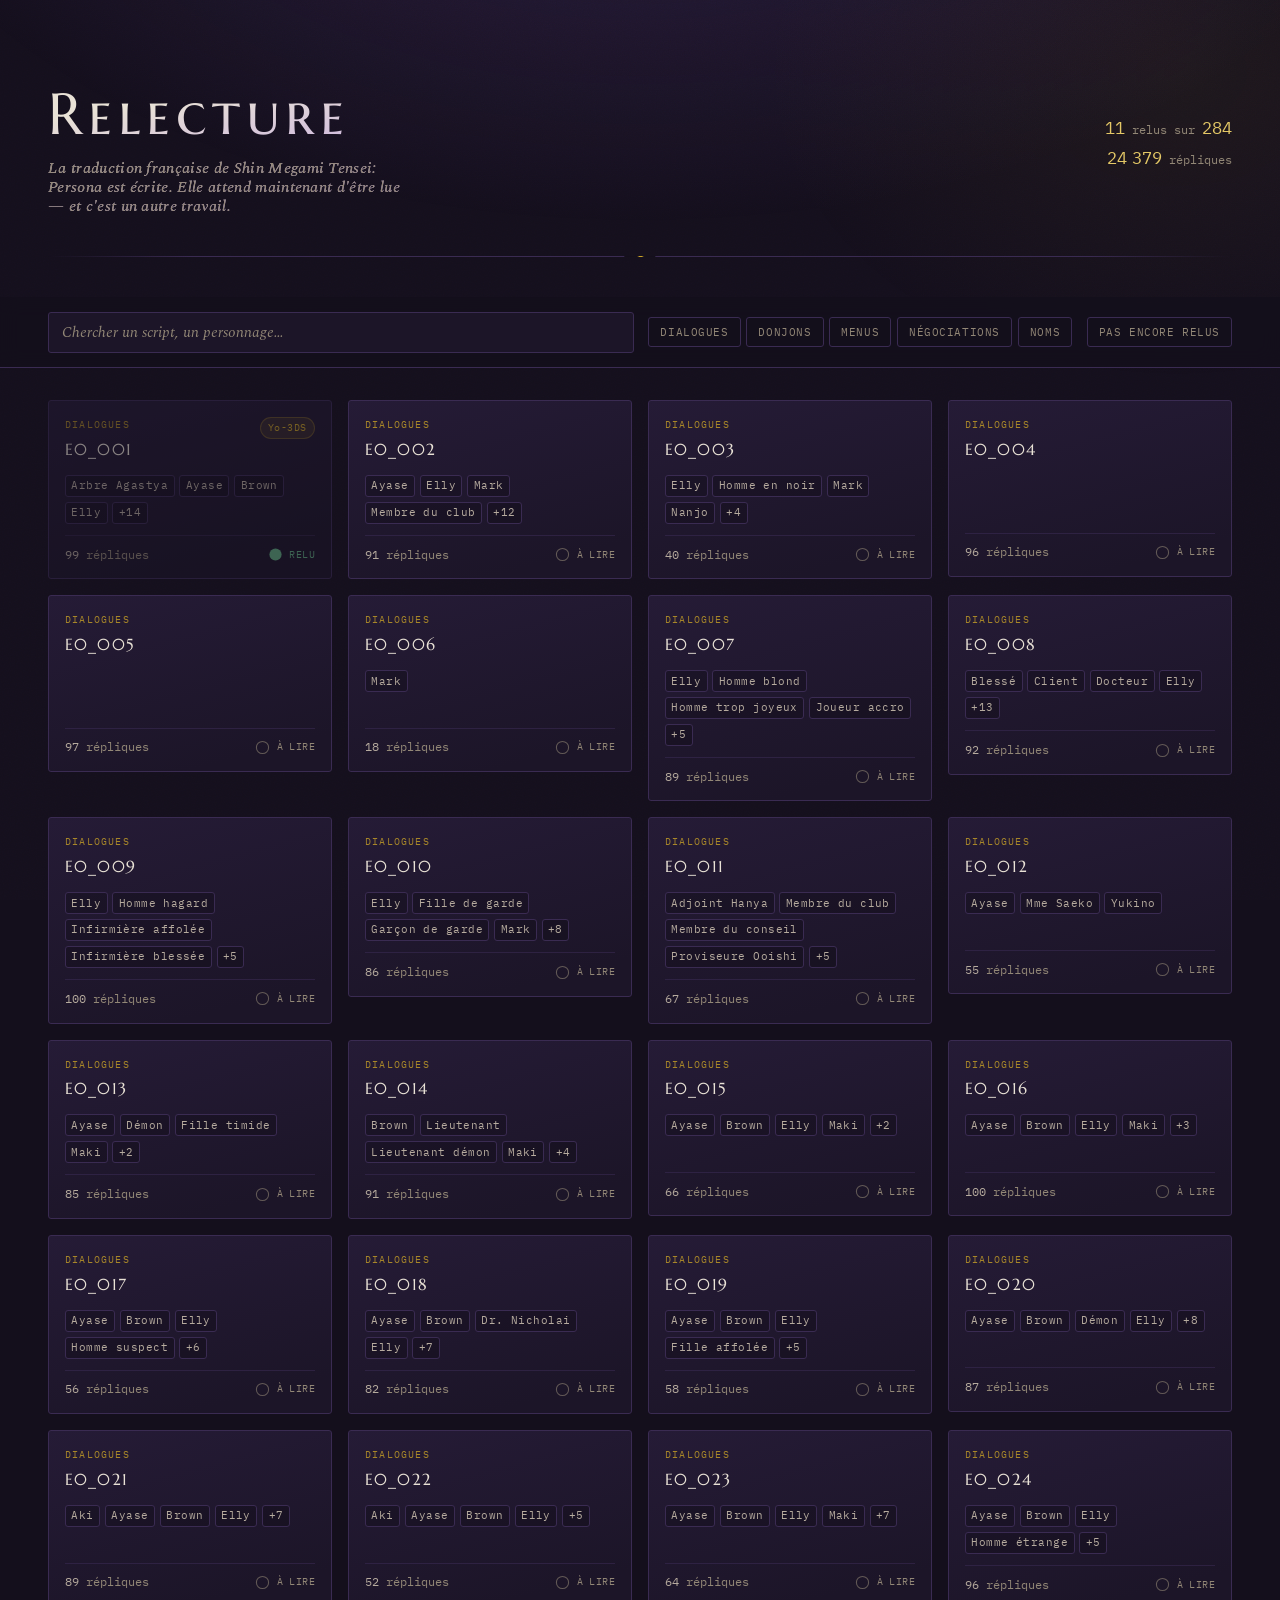
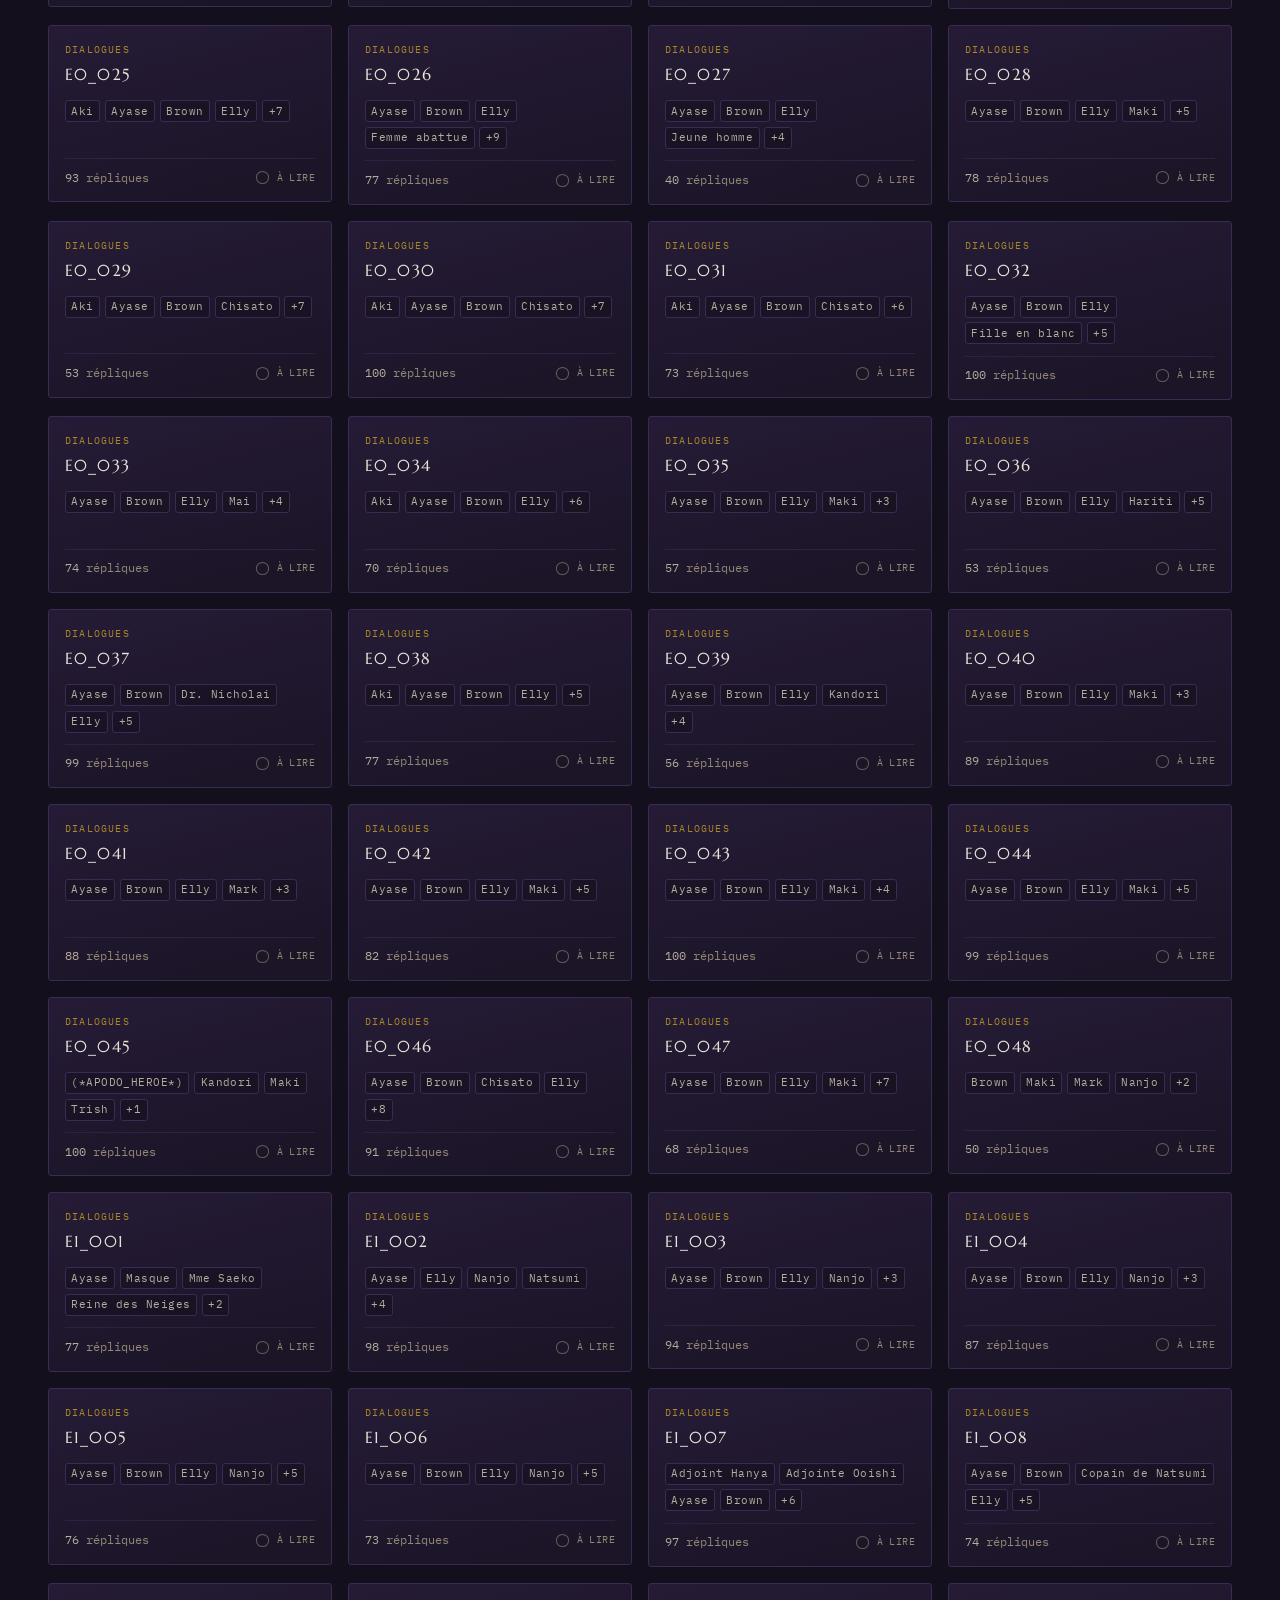
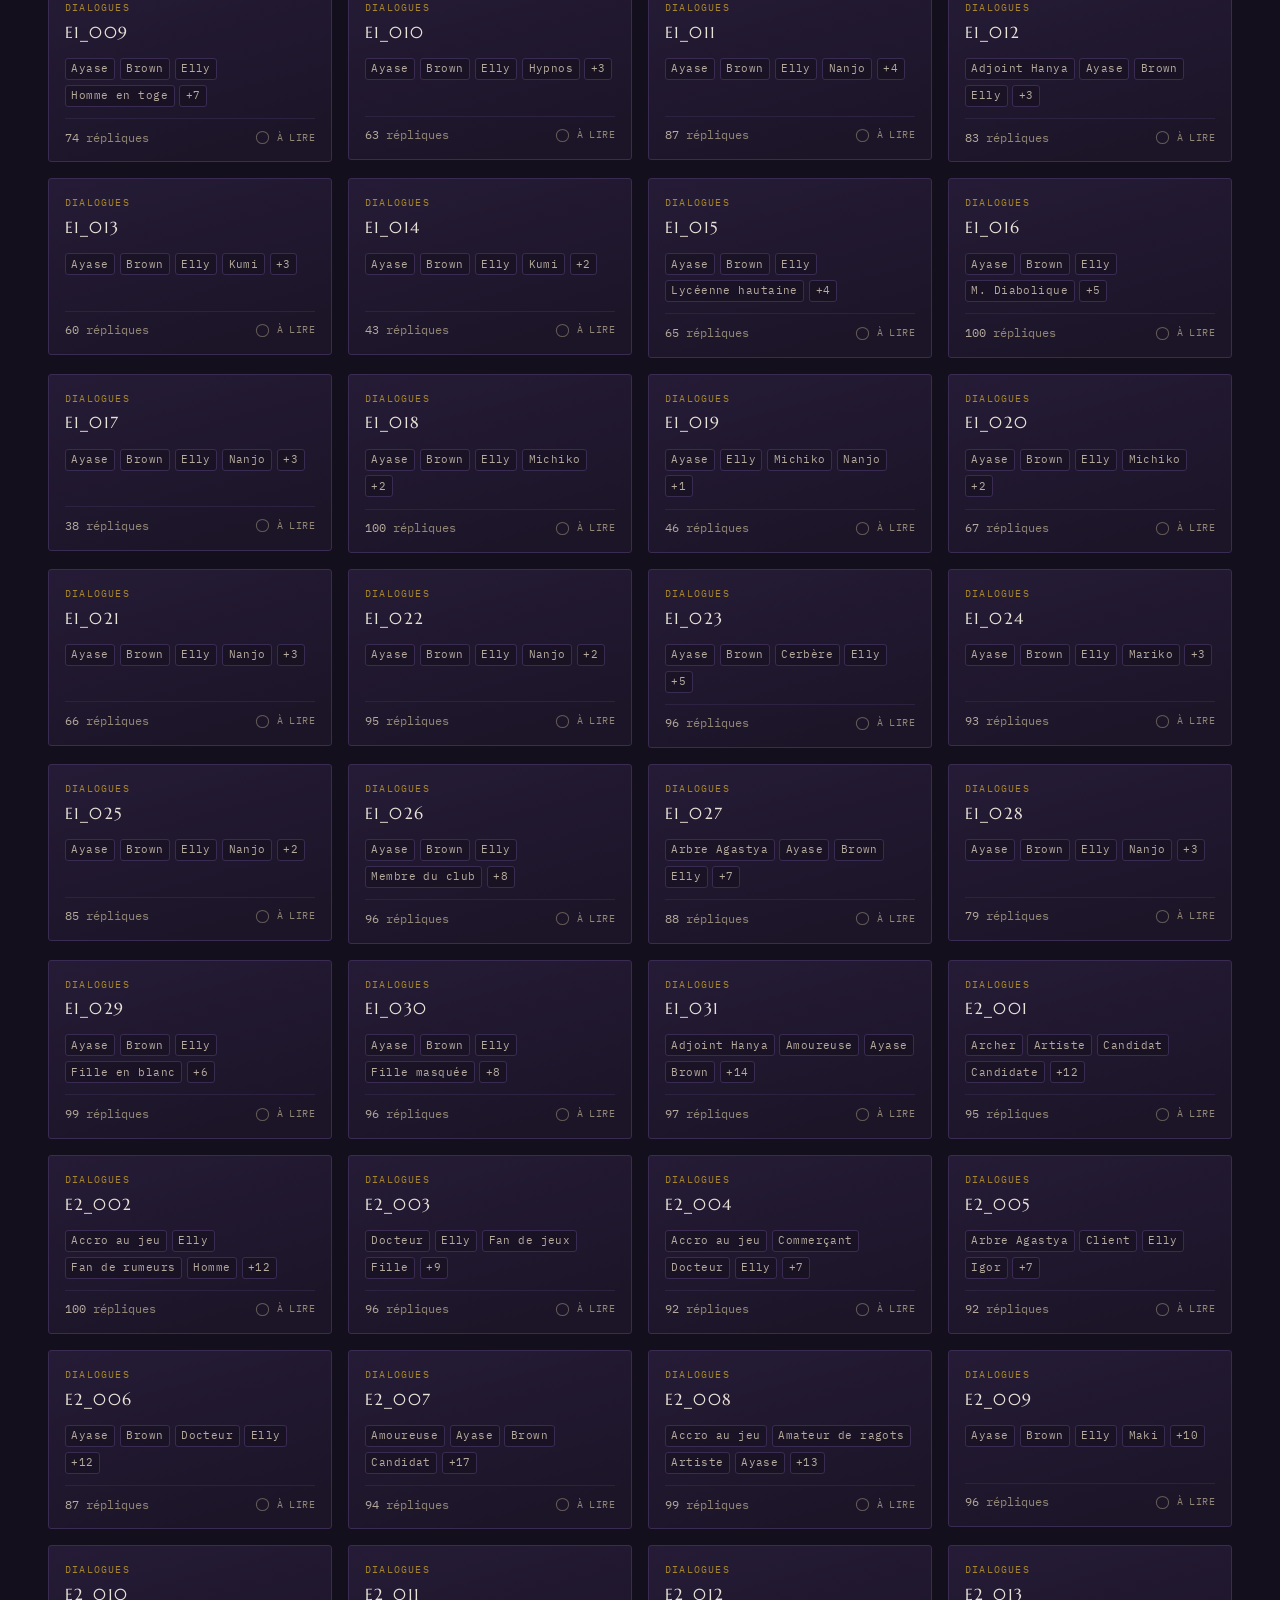
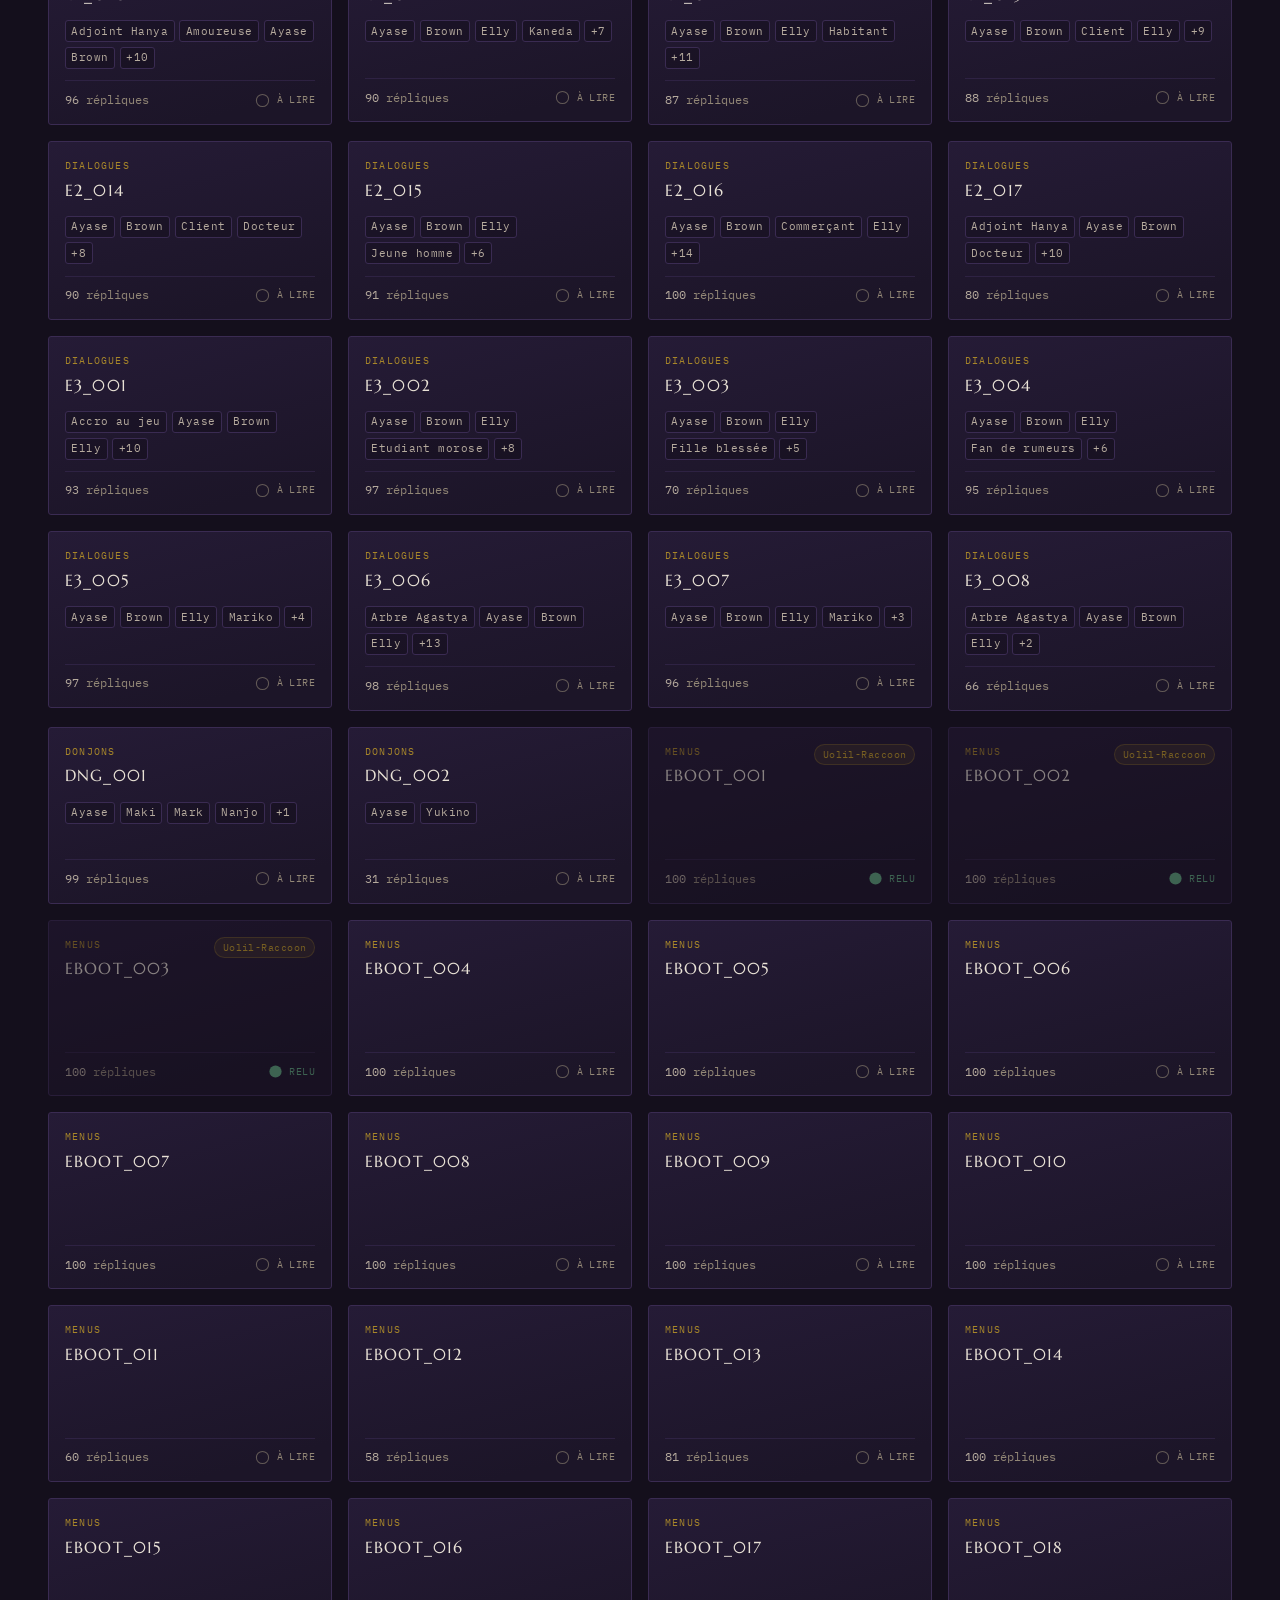
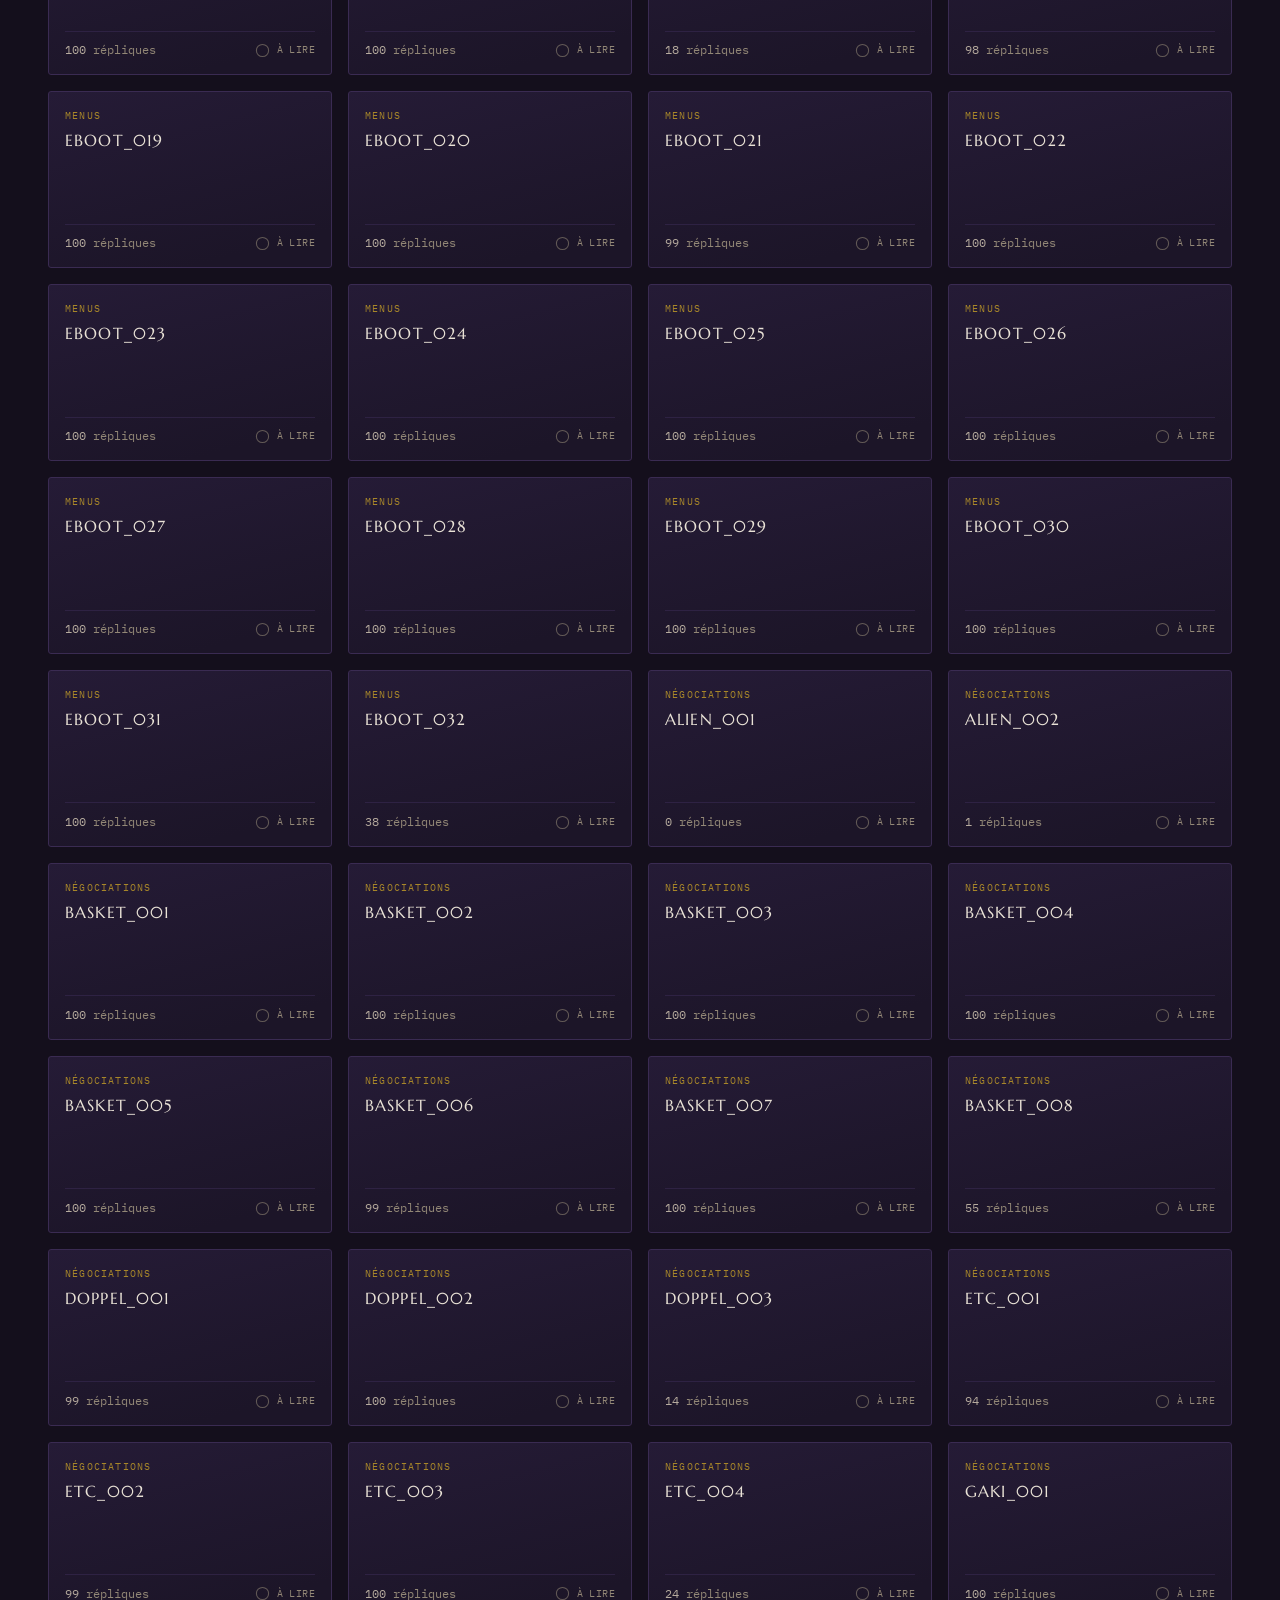
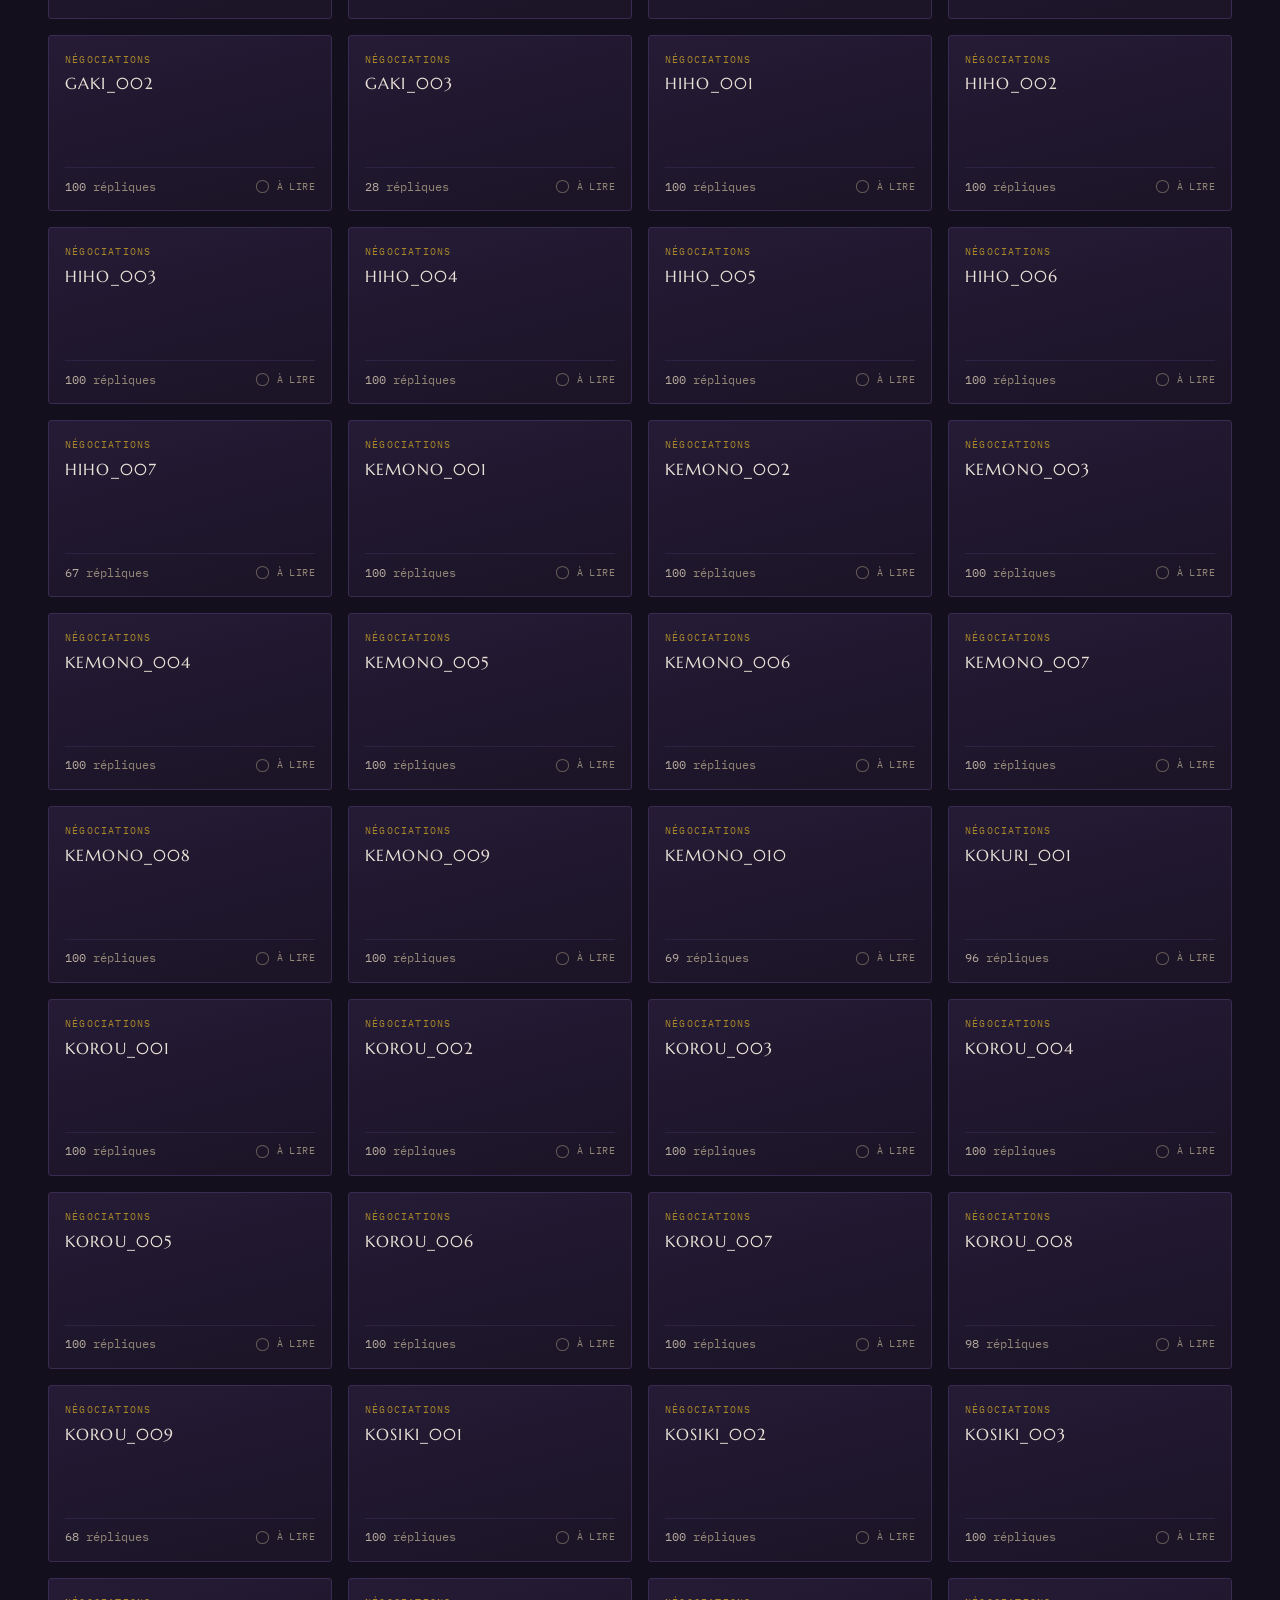
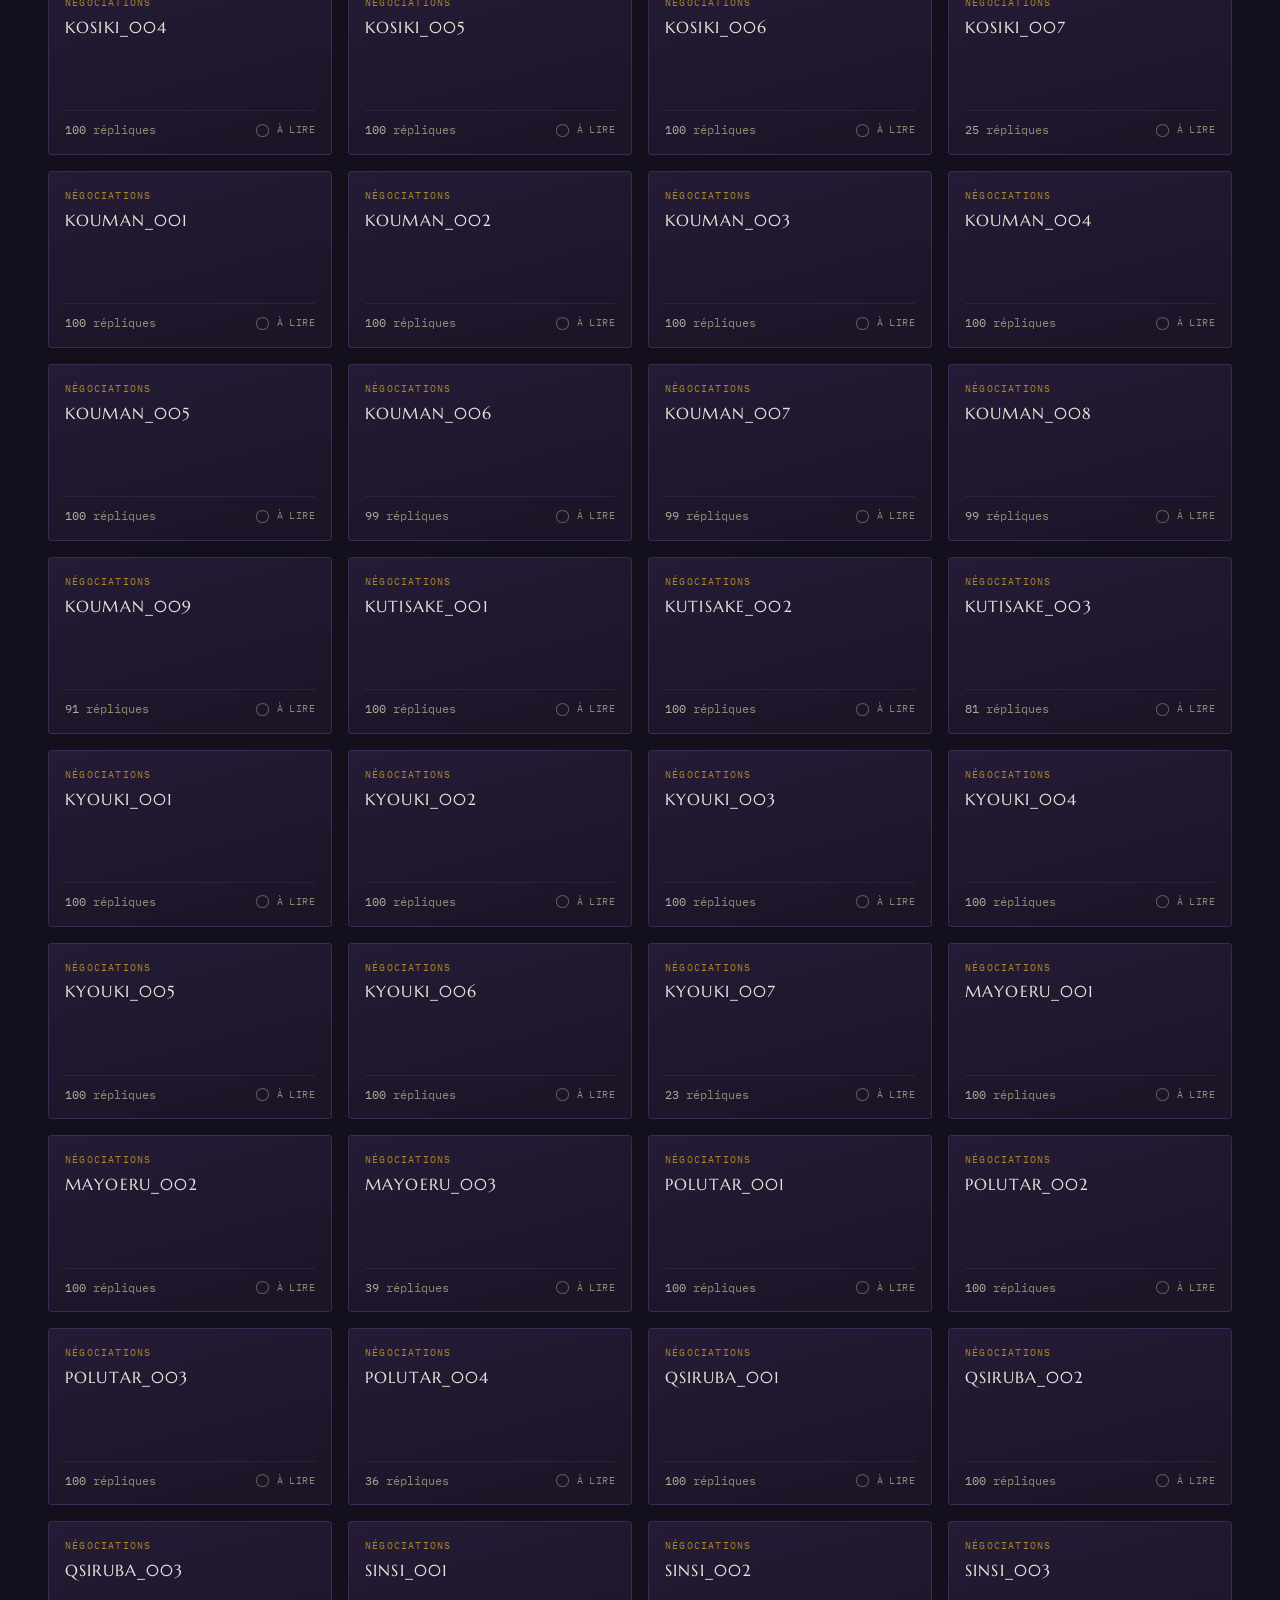
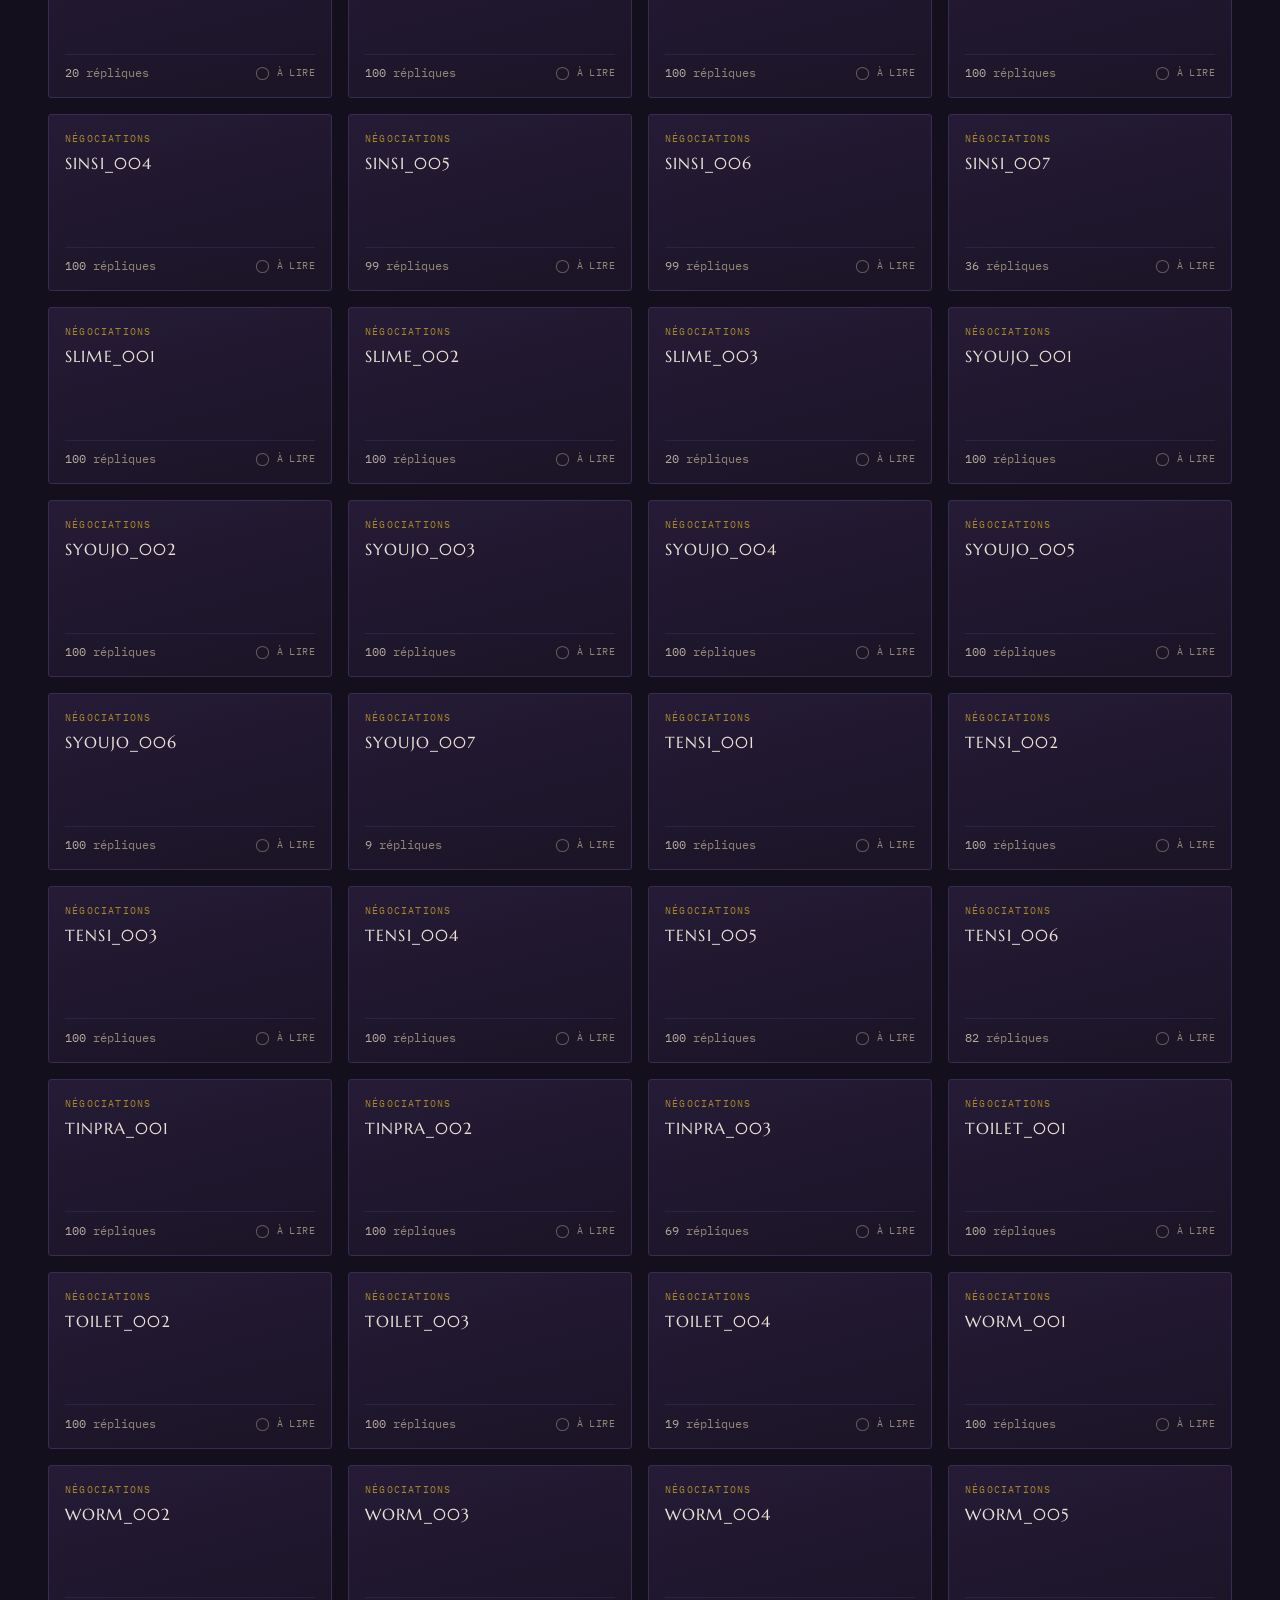
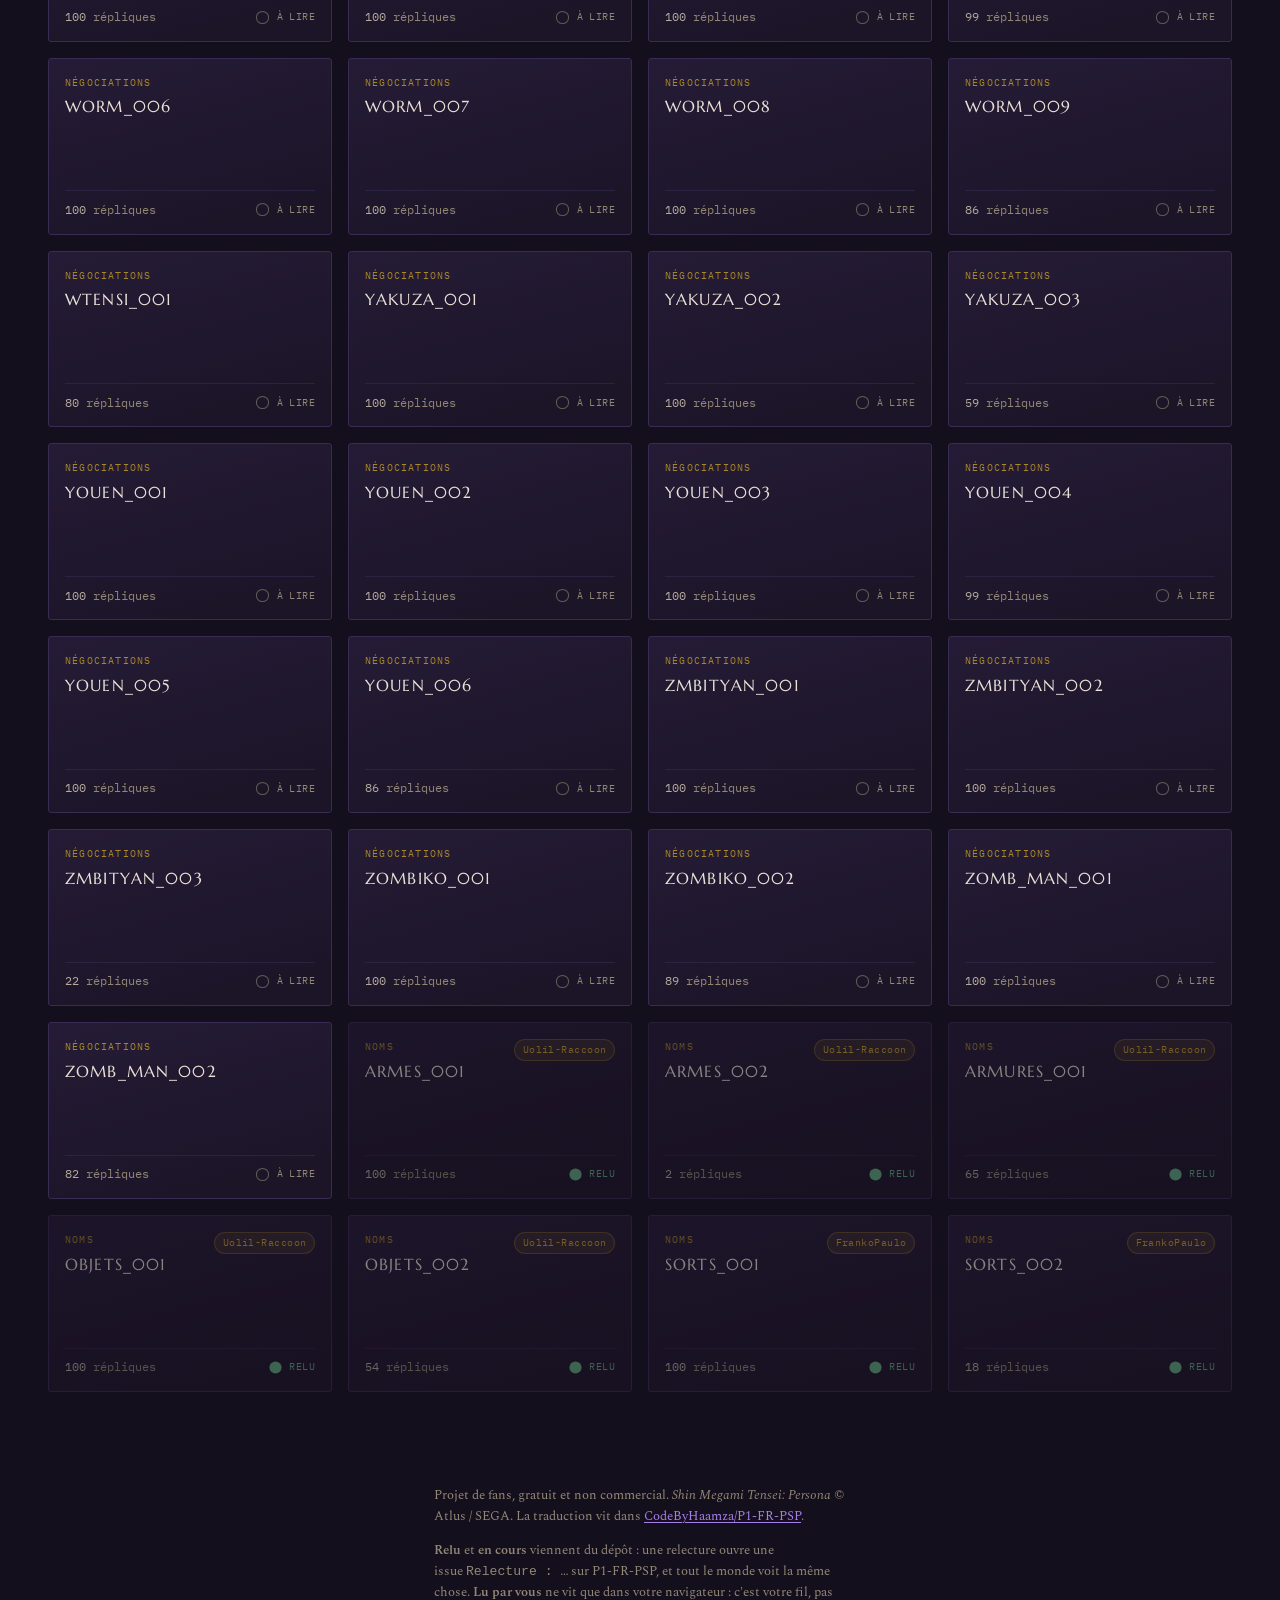
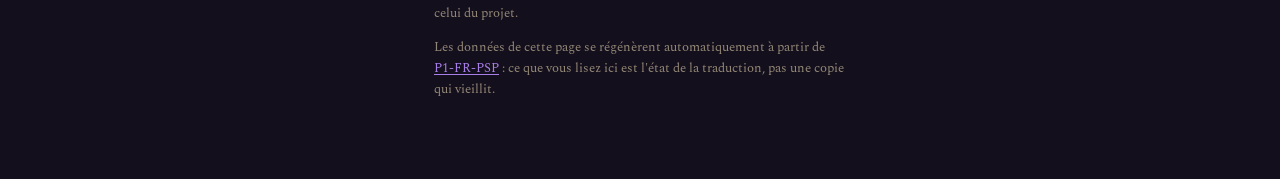
<file: index.html>
<!doctype html>
<html lang="fr">
<head>
<meta charset="utf-8">
<meta name="viewport" content="width=device-width, initial-scale=1">
<title>Relecture — Persona 1 FR</title>
<meta name="description" content="Relire la traduction française de Shin Megami Tensei: Persona (PSP), script par script, et proposer des corrections sans rien installer.">
<!-- Les polices sont servies d'ici : aucun appel reseau ne part de cette page.
     Les deux fichiers qui portent le texte sont precharges, pour que rien ne
     danse au premier affichage. -->
<link rel="preload" href="polices/spectral-400-latin.woff2" as="font" type="font/woff2" crossorigin>
<link rel="preload" href="polices/marcellus-sc-400-latin.woff2" as="font" type="font/woff2" crossorigin>
<link rel="stylesheet" href="css/polices.css">
<link rel="stylesheet" href="css/commun.css">
<link rel="stylesheet" href="css/sommaire.css">
</head>
<body>

<header class="entete">
  <div class="entete__rang">
    <div>
      <h1 class="titre">
        Relecture
        <span class="titre__sous">
          La traduction française de <i>Shin Megami Tensei: Persona</i> est écrite.
          Elle attend maintenant d'être lue — et c'est un autre travail.
        </span>
      </h1>
    </div>
    <p class="compteur" id="compteur" aria-live="polite">
      <b>—</b> relus<br>
      <b>—</b> répliques
    </p>
  </div>
  <hr class="filet">
</header>

<nav class="outils" aria-label="Filtrer les scripts">
  <div class="outils__dedans">
    <input class="cherche" id="cherche" type="search" autocomplete="off"
           placeholder="Chercher un script, un personnage…"
           aria-label="Chercher un script ou un personnage">
    <div class="zones" id="zones" role="group" aria-label="Zones du jeu"></div>
    <button class="zone zone--priorite" id="priorite" type="button" aria-pressed="false">
      Pas encore relus
    </button>
  </div>
</nav>

<main>
  <ul class="grille" id="grille" aria-live="polite"></ul>
</main>

<footer class="pied">
  <p>
    Projet de fans, gratuit et non commercial.
    <i>Shin Megami Tensei: Persona</i> © Atlus / SEGA.
    La traduction vit dans
    <a href="https://github.com/CodeByHaamza/P1-FR-PSP">CodeByHaamza/P1-FR-PSP</a>.
  </p>
  <p>
    <b>Relu</b> et <b>en cours</b> viennent du dépôt : une relecture ouvre une
    issue&nbsp;<code>Relecture&nbsp;: …</code> sur P1-FR-PSP, et tout le monde voit
    la même chose. <b>Lu par vous</b> ne vit que dans votre navigateur : c'est
    votre fil, pas celui du projet.
  </p>
  <p>
    Les données de cette page se régénèrent automatiquement à partir de
    <a href="https://github.com/CodeByHaamza/P1-FR-PSP">P1-FR-PSP</a> : ce que vous
    lisez ici est l'état de la traduction, pas une copie qui vieillit.
  </p>
</footer>

<script type="module" src="js/sommaire.js"></script>
</body>
</html>
</file>
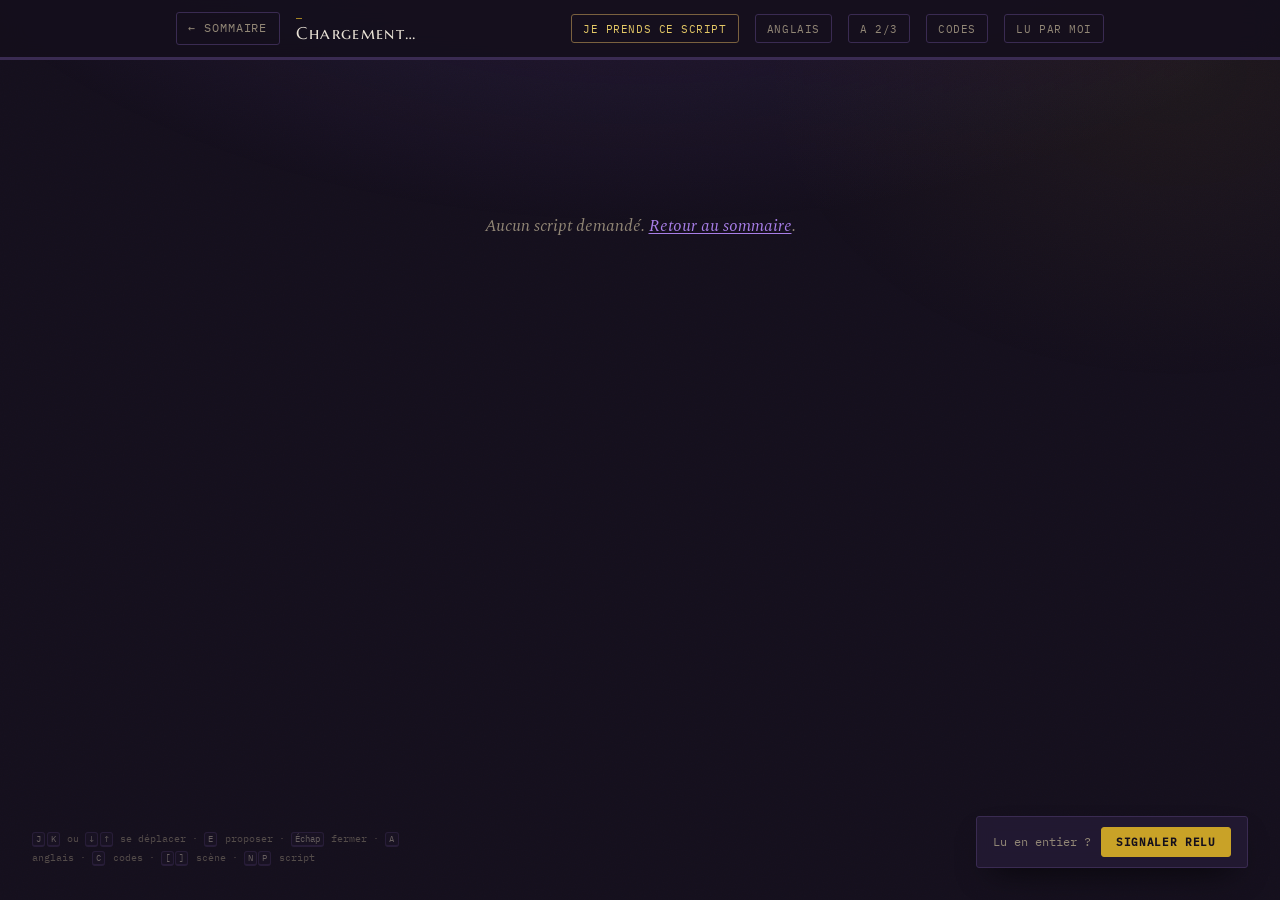
<file: lecture.html>
<!doctype html>
<html lang="fr">
<head>
<meta charset="utf-8">
<meta name="viewport" content="width=device-width, initial-scale=1">
<title>Lecture — Relecture Persona 1 FR</title>
<meta name="description" content="Lire un script de la traduction française de Persona 1 PSP et proposer des corrections, avec vérification des contraintes du jeu.">
<!-- Les polices sont servies d'ici : aucun appel reseau ne part de cette page.
     Les deux fichiers qui portent le texte sont precharges, pour que rien ne
     danse au premier affichage. -->
<link rel="preload" href="polices/spectral-400-latin.woff2" as="font" type="font/woff2" crossorigin>
<link rel="preload" href="polices/marcellus-sc-400-latin.woff2" as="font" type="font/woff2" crossorigin>
<link rel="stylesheet" href="css/polices.css">
<link rel="stylesheet" href="css/commun.css">
<link rel="stylesheet" href="css/lecture.css">
</head>
<body data-anglais="non">

<header class="barre">
  <div class="barre__dedans">
    <a class="retour" href="index.html">← Sommaire</a>
    <h1 class="barre__titre" id="titre">
      <small id="zone">—</small>
      <span id="nom">Chargement…</span>
    </h1>
    <button class="bascule bascule--prendre" id="prendre" type="button"
            title="Ouvrir une issue pour dire que vous relisez ce script, afin que personne ne le fasse en double">
      Je prends ce script
    </button>
    <button class="bascule" id="voirAnglais" type="button" aria-pressed="false"
            title="Afficher l'anglais d'origine sous chaque réplique (touche A)">
      Anglais
    </button>
    <button class="bascule" id="taille" type="button">A 2/3</button>
    <button class="bascule" id="voirCodes" type="button" aria-pressed="false"
            title="Écrire les codes de fin de ligne au lieu de les laisser dire par la mise en page (touche C)">
      Codes
    </button>
    <!-- Mon fil, pas celui du projet : « signaler relu » (dans le panier) est
         le geste partage, celui-ci ne sort pas du navigateur. -->
    <button class="bascule" id="marquerLu" type="button" aria-pressed="false"
            title="Garder la trace de votre lecture, dans ce navigateur seulement">
      Lu par moi
    </button>
  </div>
  <div class="avancee" aria-hidden="true"><div class="avancee__fait" id="avancee"></div></div>
</header>

<main>
  <div class="fil" id="fil">
    <p class="chargement">Ouverture du script…</p>
  </div>
</main>

<!-- Relire trois cents repliques a la souris est epuisant. Le clavier fait le
     meme travail sans quitter la position de lecture. -->
<p class="raccourcis">
  <kbd>J</kbd><kbd>K</kbd> ou <kbd>↓</kbd><kbd>↑</kbd> se déplacer ·
  <kbd>E</kbd> proposer · <kbd>Échap</kbd> fermer ·
  <kbd>A</kbd> anglais · <kbd>C</kbd> codes ·
  <kbd>[</kbd><kbd>]</kbd> scène · <kbd>N</kbd><kbd>P</kbd> script
</p>

<div class="panier" id="panier" data-plein="non" role="status">
  <span id="panierTexte">Lu en entier&nbsp;?</span>
  <button class="bouton bouton--fort" id="envoyer" type="button">Signaler relu</button>
  <button class="bouton" id="vider" type="button" data-vider>Vider</button>
</div>

<script type="module" src="js/lecture.js"></script>
</body>
</html>
</file>
<file: css/polices.css>
/* ============================================================================
   Les polices, servies depuis ce depot.

   Aucun appel reseau ne part d'une page de relecture : ni Google Fonts, ni
   personne. D'abord parce qu'une page de relecture n'a pas a dire a un tiers
   qui relit quoi et quand ; ensuite parce qu'un chargement distant fait danser
   le texte au premier affichage, et qu'on s'installe ici pour des heures.

   Seuls les sous-ensembles « latin » et « latin-ext » sont embarques : le
   corpus est francais. Les quelques marqueurs grecs ou cyrilliques du corpus
   (alpha, beta, gamma) retombent sur une police systeme — ils ne sont pas du
   texte a lire.

   Marcellus SC, Spectral et IBM Plex Mono sont sous SIL Open Font License 1.1,
   qui autorise cet hebergement. Voir polices/LICENCES.md.

   Produit par `outils/polices.py` — ne pas editer a la main.
   ========================================================================= */

@font-face {
  font-family: 'IBM Plex Mono';
  font-style: normal;
  font-weight: 400;
  font-display: swap;
  src: url('../polices/ibm-plex-mono-400-latin-ext.woff2') format('woff2');
  unicode-range: U+0100-02BA, U+02BD-02C5, U+02C7-02CC, U+02CE-02D7, U+02DD-02FF, U+0304, U+0308, U+0329, U+1D00-1DBF, U+1E00-1E9F, U+1EF2-1EFF, U+2020, U+20A0-20AB, U+20AD-20C0, U+2113, U+2C60-2C7F, U+A720-A7FF;
}

@font-face {
  font-family: 'IBM Plex Mono';
  font-style: normal;
  font-weight: 400;
  font-display: swap;
  src: url('../polices/ibm-plex-mono-400-latin.woff2') format('woff2');
  unicode-range: U+0000-00FF, U+0131, U+0152-0153, U+02BB-02BC, U+02C6, U+02DA, U+02DC, U+0304, U+0308, U+0329, U+2000-206F, U+20AC, U+2122, U+2191, U+2193, U+2212, U+2215, U+FEFF, U+FFFD;
}

@font-face {
  font-family: 'IBM Plex Mono';
  font-style: normal;
  font-weight: 500;
  font-display: swap;
  src: url('../polices/ibm-plex-mono-500-latin-ext.woff2') format('woff2');
  unicode-range: U+0100-02BA, U+02BD-02C5, U+02C7-02CC, U+02CE-02D7, U+02DD-02FF, U+0304, U+0308, U+0329, U+1D00-1DBF, U+1E00-1E9F, U+1EF2-1EFF, U+2020, U+20A0-20AB, U+20AD-20C0, U+2113, U+2C60-2C7F, U+A720-A7FF;
}

@font-face {
  font-family: 'IBM Plex Mono';
  font-style: normal;
  font-weight: 500;
  font-display: swap;
  src: url('../polices/ibm-plex-mono-500-latin.woff2') format('woff2');
  unicode-range: U+0000-00FF, U+0131, U+0152-0153, U+02BB-02BC, U+02C6, U+02DA, U+02DC, U+0304, U+0308, U+0329, U+2000-206F, U+20AC, U+2122, U+2191, U+2193, U+2212, U+2215, U+FEFF, U+FFFD;
}

@font-face {
  font-family: 'Marcellus SC';
  font-style: normal;
  font-weight: 400;
  font-display: swap;
  src: url('../polices/marcellus-sc-400-latin-ext.woff2') format('woff2');
  unicode-range: U+0100-02BA, U+02BD-02C5, U+02C7-02CC, U+02CE-02D7, U+02DD-02FF, U+0304, U+0308, U+0329, U+1D00-1DBF, U+1E00-1E9F, U+1EF2-1EFF, U+2020, U+20A0-20AB, U+20AD-20C0, U+2113, U+2C60-2C7F, U+A720-A7FF;
}

@font-face {
  font-family: 'Marcellus SC';
  font-style: normal;
  font-weight: 400;
  font-display: swap;
  src: url('../polices/marcellus-sc-400-latin.woff2') format('woff2');
  unicode-range: U+0000-00FF, U+0131, U+0152-0153, U+02BB-02BC, U+02C6, U+02DA, U+02DC, U+0304, U+0308, U+0329, U+2000-206F, U+20AC, U+2122, U+2191, U+2193, U+2212, U+2215, U+FEFF, U+FFFD;
}

@font-face {
  font-family: 'Spectral';
  font-style: italic;
  font-weight: 300;
  font-display: swap;
  src: url('../polices/spectral-300-italique-latin-ext.woff2') format('woff2');
  unicode-range: U+0100-02BA, U+02BD-02C5, U+02C7-02CC, U+02CE-02D7, U+02DD-02FF, U+0304, U+0308, U+0329, U+1D00-1DBF, U+1E00-1E9F, U+1EF2-1EFF, U+2020, U+20A0-20AB, U+20AD-20C0, U+2113, U+2C60-2C7F, U+A720-A7FF;
}

@font-face {
  font-family: 'Spectral';
  font-style: italic;
  font-weight: 300;
  font-display: swap;
  src: url('../polices/spectral-300-italique-latin.woff2') format('woff2');
  unicode-range: U+0000-00FF, U+0131, U+0152-0153, U+02BB-02BC, U+02C6, U+02DA, U+02DC, U+0304, U+0308, U+0329, U+2000-206F, U+20AC, U+2122, U+2191, U+2193, U+2212, U+2215, U+FEFF, U+FFFD;
}

@font-face {
  font-family: 'Spectral';
  font-style: italic;
  font-weight: 400;
  font-display: swap;
  src: url('../polices/spectral-400-italique-latin-ext.woff2') format('woff2');
  unicode-range: U+0100-02BA, U+02BD-02C5, U+02C7-02CC, U+02CE-02D7, U+02DD-02FF, U+0304, U+0308, U+0329, U+1D00-1DBF, U+1E00-1E9F, U+1EF2-1EFF, U+2020, U+20A0-20AB, U+20AD-20C0, U+2113, U+2C60-2C7F, U+A720-A7FF;
}

@font-face {
  font-family: 'Spectral';
  font-style: italic;
  font-weight: 400;
  font-display: swap;
  src: url('../polices/spectral-400-italique-latin.woff2') format('woff2');
  unicode-range: U+0000-00FF, U+0131, U+0152-0153, U+02BB-02BC, U+02C6, U+02DA, U+02DC, U+0304, U+0308, U+0329, U+2000-206F, U+20AC, U+2122, U+2191, U+2193, U+2212, U+2215, U+FEFF, U+FFFD;
}

@font-face {
  font-family: 'Spectral';
  font-style: normal;
  font-weight: 300;
  font-display: swap;
  src: url('../polices/spectral-300-latin-ext.woff2') format('woff2');
  unicode-range: U+0100-02BA, U+02BD-02C5, U+02C7-02CC, U+02CE-02D7, U+02DD-02FF, U+0304, U+0308, U+0329, U+1D00-1DBF, U+1E00-1E9F, U+1EF2-1EFF, U+2020, U+20A0-20AB, U+20AD-20C0, U+2113, U+2C60-2C7F, U+A720-A7FF;
}

@font-face {
  font-family: 'Spectral';
  font-style: normal;
  font-weight: 300;
  font-display: swap;
  src: url('../polices/spectral-300-latin.woff2') format('woff2');
  unicode-range: U+0000-00FF, U+0131, U+0152-0153, U+02BB-02BC, U+02C6, U+02DA, U+02DC, U+0304, U+0308, U+0329, U+2000-206F, U+20AC, U+2122, U+2191, U+2193, U+2212, U+2215, U+FEFF, U+FFFD;
}

@font-face {
  font-family: 'Spectral';
  font-style: normal;
  font-weight: 400;
  font-display: swap;
  src: url('../polices/spectral-400-latin-ext.woff2') format('woff2');
  unicode-range: U+0100-02BA, U+02BD-02C5, U+02C7-02CC, U+02CE-02D7, U+02DD-02FF, U+0304, U+0308, U+0329, U+1D00-1DBF, U+1E00-1E9F, U+1EF2-1EFF, U+2020, U+20A0-20AB, U+20AD-20C0, U+2113, U+2C60-2C7F, U+A720-A7FF;
}

@font-face {
  font-family: 'Spectral';
  font-style: normal;
  font-weight: 400;
  font-display: swap;
  src: url('../polices/spectral-400-latin.woff2') format('woff2');
  unicode-range: U+0000-00FF, U+0131, U+0152-0153, U+02BB-02BC, U+02C6, U+02DA, U+02DC, U+0304, U+0308, U+0329, U+2000-206F, U+20AC, U+2122, U+2191, U+2193, U+2212, U+2215, U+FEFF, U+FFFD;
}

@font-face {
  font-family: 'Spectral';
  font-style: normal;
  font-weight: 600;
  font-display: swap;
  src: url('../polices/spectral-600-latin-ext.woff2') format('woff2');
  unicode-range: U+0100-02BA, U+02BD-02C5, U+02C7-02CC, U+02CE-02D7, U+02DD-02FF, U+0304, U+0308, U+0329, U+1D00-1DBF, U+1E00-1E9F, U+1EF2-1EFF, U+2020, U+20A0-20AB, U+20AD-20C0, U+2113, U+2C60-2C7F, U+A720-A7FF;
}

@font-face {
  font-family: 'Spectral';
  font-style: normal;
  font-weight: 600;
  font-display: swap;
  src: url('../polices/spectral-600-latin.woff2') format('woff2');
  unicode-range: U+0000-00FF, U+0131, U+0152-0153, U+02BB-02BC, U+02C6, U+02DA, U+02DC, U+0304, U+0308, U+0329, U+2000-206F, U+20AC, U+2122, U+2191, U+2193, U+2212, U+2215, U+FEFF, U+FFFD;
}
</file>
<file: css/commun.css>
/* ============================================================================
   P1-FR Relecture — socle commun
   ----------------------------------------------------------------------------
   Direction : « Grimoire violet ». Persona 1 n'est pas le bleu froid de P2 :
   c'est l'occulte, les arcanes, le rituel de convocation. D'ou l'aubergine
   profond, le violet, et l'or des cartes.

   Contrainte qui prime sur l'esthetique : on relit des heures. Le fond reste
   sombre mais jamais noir pur, le texte parchemin jamais blanc pur, et le
   corps du dialogue est en Spectral, dessine pour la lecture a l'ecran.
   ========================================================================= */

:root {
  /* --- l'encre et le velours ------------------------------------------- */
  --encre:        #140f1c;   /* fond, aubergine presque noir */
  --encre-haute:  #1c1528;   /* panneaux */
  --velours:      #251b36;   /* cartes */
  --velours-haut: #302344;   /* cartes au survol */
  --trait:        #3a2b52;   /* filets */

  /* --- le violet, par paliers ------------------------------------------- */
  --violet-sourd: #5b3d8c;
  --violet:       #8257c4;
  --violet-vif:   #a87ee8;
  --violet-brume: rgba(130, 87, 196, 0.16);

  /* --- l'or des arcanes -------------------------------------------------- */
  --or:           #c9a227;
  --or-pale:      #e4c866;
  --or-brume:     rgba(201, 162, 39, 0.14);

  /* --- le texte ---------------------------------------------------------- */
  /* Contraste verifie sur le fond le plus clair qu'ils touchent (--velours) :
     4.5:1 est le minimum pour du petit texte, et on relit des heures.
     `--parchemin-bas` etait a 3.70:1 alors qu'il portait l'anglais en 0.86rem
     italique — le texte le plus difficile de la page etait le moins contraste. */
  --parchemin:    #e9e2d6;   /* 12.7:1 */
  --parchemin-mi: #b6ab9e;   /*  7.2:1 */
  --parchemin-bas:#928776;   /*  4.6:1 */

  /* --- les verdicts ------------------------------------------------------ */
  --tient:        #5fa97f;   /* la ligne tient dans la boite — 5.8:1 */
  --serre:        #d4a04a;   /* elle frole la limite        — 6.9:1 */
  /* Celle qui doit crier etait la plus faible de la palette, a 3.71:1. */
  --deborde:      #c96d7e;   /* elle deborde                — 4.6:1 */

  /* --- mesures ----------------------------------------------------------- */
  --rayon:        3px;
  --filet:        1px solid var(--trait);
  --gouttiere:    clamp(1rem, 2.5vw, 2rem);
  --lisible:      68ch;
  /* La mesure du fil de dialogue. Au-dela de 75 signes l'oeil perd la ligne
     en revenant a la marge ; le fil en faisait 110, parce que la colonne
     etait bridee en `rem` et le texte, jamais. */
  --mesure:       62ch;

  --titre: "Marcellus SC", "Palatino Linotype", Georgia, serif;
  --corps: "Spectral", Georgia, "Times New Roman", serif;
  --machine: "IBM Plex Mono", "Consolas", monospace;
}

/* Un theme clair n'aurait pas de sens ici : le jeu se joue dans le noir, et le
   grimoire ne s'eclaire pas. On force donc le schema sombre plutot que de
   fabriquer une seconde identite tiede. */
:root { color-scheme: dark; }

*, *::before, *::after { box-sizing: border-box; }

html { -webkit-text-size-adjust: 100%; }

body {
  margin: 0;
  background: var(--encre);
  color: var(--parchemin);
  font-family: var(--corps);
  font-size: clamp(0.95rem, 0.9rem + 0.2vw, 1.05rem);
  line-height: 1.6;
  text-rendering: optimizeLegibility;
  min-height: 100vh;
}

/* Le grain et la lueur : un fond uni ferait papier peint. Deux couches, pas
   plus — l'une donne la profondeur, l'autre la matiere. */
body::before {
  content: "";
  position: fixed;
  inset: 0;
  pointer-events: none;
  z-index: 0;
  background:
    radial-gradient(70rem 40rem at 50% -14rem, rgba(130, 87, 196, 0.22), transparent 70%),
    radial-gradient(40rem 30rem at 92% 8%, rgba(201, 162, 39, 0.06), transparent 65%);
}

body::after {
  content: "";
  position: fixed;
  inset: 0;
  pointer-events: none;
  z-index: 0;
  opacity: 0.4;
  mix-blend-mode: overlay;
  background-image: url("data:image/svg+xml,%3Csvg xmlns='http://www.w3.org/2000/svg' width='160' height='160'%3E%3Cfilter id='n'%3E%3CfeTurbulence type='fractalNoise' baseFrequency='0.85' numOctaves='3'/%3E%3C/filter%3E%3Crect width='160' height='160' filter='url(%23n)' opacity='0.5'/%3E%3C/svg%3E");
}

main, header, footer { position: relative; z-index: 1; }

a { color: var(--violet-vif); text-decoration-thickness: 1px; text-underline-offset: 2px; }
a:hover { color: var(--or-pale); }

h1, h2, h3 {
  font-family: var(--titre);
  font-weight: 400;
  letter-spacing: 0.06em;
  line-height: 1.2;
  margin: 0;
}

/* --- le filet orne, qui revient comme separateur -------------------------- */
.filet {
  border: 0;
  height: 1px;
  background: linear-gradient(90deg, transparent, var(--trait) 12%, var(--trait) 88%, transparent);
  position: relative;
  margin: 2.5rem 0;
}
.filet::after {
  content: "✦";
  position: absolute;
  left: 50%;
  top: 50%;
  transform: translate(-50%, -50%);
  background: var(--encre);
  color: var(--or);
  padding: 0 0.7rem;
  font-size: 0.7rem;
}

/* --- la lune, indicateur d'etat ------------------------------------------ */
/* P1 compte ses jours en phases de lune : c'est le seul cadran qui ait du sens
   ici. Pleine = relu, nouvelle = jamais ouvert. */
.lune { display: inline-block; vertical-align: middle; }
.lune circle { transition: fill 0.3s ease; }

/* --- utilitaires sobres --------------------------------------------------- */
.sr { position: absolute; width: 1px; height: 1px; overflow: hidden; clip-path: inset(50%); }

.puce {
  display: inline-block;
  font-family: var(--machine);
  font-size: 0.68rem;
  letter-spacing: 0.04em;
  padding: 0.12em 0.5em;
  border: 1px solid var(--trait);
  border-radius: var(--rayon);
  color: var(--parchemin-mi);
  background: rgba(0, 0, 0, 0.2);
  white-space: nowrap;
}

:focus-visible {
  outline: 2px solid var(--or-pale);
  outline-offset: 2px;
}

@media (prefers-reduced-motion: reduce) {
  *, *::before, *::after {
    animation-duration: 0.01ms !important;
    animation-iteration-count: 1 !important;
    transition-duration: 0.01ms !important;
  }
}
</file>
<file: css/sommaire.css>
/* ============================================================================
   Le sommaire : 284 scripts, qu'il faut pouvoir balayer d'un oeil.
   Chaque script est une carte d'arcane ; son etat de relecture est sa lune.
   ========================================================================= */

.entete {
  padding: clamp(2.5rem, 7vw, 5rem) var(--gouttiere) 0;
  max-width: 78rem;
  margin: 0 auto;
}

.entete__rang {
  display: flex;
  align-items: baseline;
  justify-content: space-between;
  gap: 1.5rem;
  flex-wrap: wrap;
}

.titre {
  font-size: clamp(1.9rem, 1.1rem + 3.4vw, 3.6rem);
  letter-spacing: 0.1em;
  background: linear-gradient(170deg, var(--parchemin) 20%, var(--violet-vif) 115%);
  -webkit-background-clip: text;
  background-clip: text;
  color: transparent;
}

.titre__sous {
  display: block;
  font-family: var(--corps);
  font-style: italic;
  font-size: clamp(0.85rem, 0.8rem + 0.3vw, 1rem);
  letter-spacing: 0.02em;
  color: var(--parchemin-bas);
  margin-top: 0.6rem;
  max-width: 46ch;
  -webkit-text-fill-color: var(--parchemin-bas);
}

.compteur {
  font-family: var(--machine);
  font-size: 0.75rem;
  color: var(--parchemin-bas);
  text-align: right;
  line-height: 1.8;
}
.compteur b { color: var(--or-pale); font-weight: 400; font-size: 1.05rem; }

/* --- la barre d'outils ---------------------------------------------------- */
.outils {
  position: sticky;
  top: 0;
  z-index: 5;
  background: color-mix(in srgb, var(--encre) 88%, transparent);
  backdrop-filter: blur(10px);
  border-bottom: var(--filet);
  margin-top: 2.5rem;
}

.outils__dedans {
  max-width: 78rem;
  margin: 0 auto;
  padding: 0.9rem var(--gouttiere);
  display: flex;
  gap: 0.9rem;
  align-items: center;
  flex-wrap: wrap;
}

.cherche {
  flex: 1 1 15rem;
  background: var(--encre-haute);
  border: var(--filet);
  border-radius: var(--rayon);
  color: var(--parchemin);
  font-family: var(--corps);
  font-size: 0.92rem;
  padding: 0.5rem 0.8rem;
}
.cherche::placeholder { color: var(--parchemin-bas); font-style: italic; }
.cherche:focus { border-color: var(--violet); outline: none; box-shadow: 0 0 0 3px var(--violet-brume); }

.zones { display: flex; gap: 0.35rem; flex-wrap: wrap; }

.zone {
  font-family: var(--machine);
  font-size: 0.7rem;
  letter-spacing: 0.05em;
  text-transform: uppercase;
  padding: 0.42rem 0.7rem;
  background: transparent;
  color: var(--parchemin-bas);
  border: var(--filet);
  border-radius: var(--rayon);
  cursor: pointer;
  transition: color 0.2s, border-color 0.2s, background 0.2s;
}
.zone:hover { color: var(--parchemin); border-color: var(--violet-sourd); }
.zone[aria-pressed="true"] {
  color: var(--encre);
  background: var(--or);
  border-color: var(--or);
  font-weight: 600;
}

/* --- la grille des arcanes ------------------------------------------------ */
.grille {
  max-width: 78rem;
  margin: 0 auto;
  padding: 2rem var(--gouttiere) 5rem;
  display: grid;
  grid-template-columns: repeat(auto-fill, minmax(15.5rem, 1fr));
  gap: 1rem;
  list-style: none;
}

.carte {
  position: relative;
  display: flex;
  flex-direction: column;
  gap: 0.7rem;
  padding: 1rem 1rem 0.9rem;
  background: linear-gradient(165deg, var(--velours), var(--encre-haute) 85%);
  border: 1px solid var(--trait);
  border-radius: var(--rayon);
  color: inherit;
  text-decoration: none;
  overflow: hidden;
  transition: transform 0.22s cubic-bezier(.2,.7,.3,1), border-color 0.22s, box-shadow 0.22s;
  /* Les cartes entrent en cascade : un seul moment orchestre vaut mieux que
     vingt micro-animations. */
  animation: monte 0.5s cubic-bezier(.2,.7,.3,1) backwards;
}

@keyframes monte {
  from { opacity: 0; transform: translateY(0.8rem); }
}

/* Le liseré d'or au survol, et la carte qui se souleve a peine. */
.carte::before {
  content: "";
  position: absolute;
  inset: 0;
  border-radius: inherit;
  padding: 1px;
  background: linear-gradient(160deg, var(--or), transparent 45%);
  -webkit-mask: linear-gradient(#000 0 0) content-box, linear-gradient(#000 0 0);
  -webkit-mask-composite: xor;
  mask-composite: exclude;
  opacity: 0;
  transition: opacity 0.22s;
  pointer-events: none;
}
.carte:hover, .carte:focus-visible {
  transform: translateY(-3px);
  border-color: var(--violet-sourd);
  box-shadow: 0 10px 28px -14px rgba(0, 0, 0, 0.9), 0 0 0 1px var(--violet-brume);
}
.carte:hover::before, .carte:focus-visible::before { opacity: 1; }

.carte__haut {
  display: flex;
  align-items: flex-start;
  justify-content: space-between;
  gap: 0.6rem;
}

.carte__nom {
  font-family: var(--titre);
  font-size: 1.02rem;
  letter-spacing: 0.07em;
  color: var(--parchemin);
}

.carte__zone {
  font-family: var(--machine);
  font-size: 0.62rem;
  letter-spacing: 0.12em;
  text-transform: uppercase;
  color: var(--or);
  opacity: 0.8;
  display: block;
  margin-bottom: 0.25rem;
}

.carte__voix {
  display: flex;
  flex-wrap: wrap;
  gap: 0.3rem;
  min-height: 2.9rem;
  align-content: flex-start;
}

.carte__bas {
  display: flex;
  align-items: center;
  justify-content: space-between;
  gap: 0.6rem;
  border-top: 1px solid color-mix(in srgb, var(--trait) 60%, transparent);
  padding-top: 0.6rem;
  margin-top: auto;
}

.carte__compte {
  font-family: var(--machine);
  font-size: 0.72rem;
  color: var(--parchemin-bas);
}
.carte__compte b { color: var(--parchemin-mi); font-weight: 400; }

.carte__etat {
  display: flex;
  align-items: center;
  gap: 0.4rem;
  font-family: var(--machine);
  font-size: 0.64rem;
  letter-spacing: 0.04em;
  text-transform: uppercase;
  color: var(--parchemin-bas);
}
/* Quatre etats, deux origines. « relu » et « en cours » viennent du depot et
   valent pour tout le monde ; « lu par vous » ne vit que dans ce navigateur,
   et sa couleur plus discrete le dit sans l'ecrire. */
.carte[data-etat="relu"] .carte__etat { color: var(--tient); }
.carte[data-etat="cours"] .carte__etat { color: var(--or); }
.carte[data-etat="mien"] .carte__etat { color: var(--violet-vif); }

/* Un script deja relu s'efface : l'oeil doit aller vers ce qui reste. */
.carte[data-etat="relu"] { opacity: 0.55; }
.carte[data-etat="mien"] { opacity: 0.78; }
.carte[data-etat="relu"]:hover,
.carte[data-etat="mien"]:hover { opacity: 1; }

/* Celui qui s'en occupe en ce moment : un sceau d'or dans le coin, assez net
   pour dissuader d'ouvrir le meme script, assez petit pour ne pas crier. */
.carte[data-etat="cours"] { border-color: color-mix(in srgb, var(--or) 45%, var(--trait)); }
.carte__qui {
  flex: 0 0 auto;
  font-family: var(--machine);
  font-size: 0.6rem;
  letter-spacing: 0.05em;
  color: var(--or);
  background: color-mix(in srgb, var(--or) 12%, transparent);
  border: 1px solid color-mix(in srgb, var(--or) 30%, transparent);
  border-radius: 999px;
  padding: 0.14rem 0.45rem;
  max-width: 7.5rem;
  overflow: hidden;
  text-overflow: ellipsis;
  white-space: nowrap;
}

.compteur__cours { color: var(--or); }

/* Le filtre qui compte vraiment : il mene au travail qui reste. Un violet
   plein plutot que l'or des zones, parce qu'il ne filtre pas la meme chose. */
.zone--priorite[aria-pressed="true"] {
  color: var(--parchemin);
  background: var(--violet);
  border-color: var(--violet-vif);
}

.vide {
  grid-column: 1 / -1;
  text-align: center;
  color: var(--parchemin-bas);
  font-style: italic;
  padding: 4rem 0;
}

.pied {
  max-width: 78rem;
  margin: 0 auto;
  padding: 0 var(--gouttiere) 4rem;
  color: var(--parchemin-bas);
  font-size: 0.82rem;
  max-width: var(--lisible);
}

@media (max-width: 480px) {
  .grille { grid-template-columns: 1fr; }
  .compteur { text-align: left; }
}
</file>
<file: css/lecture.css>
/* ============================================================================
   La lecture : un fil de répliques, et sous chacune la possibilité d'en
   proposer une autre.

   Le parti pris : on lit d'abord, on corrige ensuite. Le français occupe la
   colonne, l'anglais ne se montre qu'au survol ou à la demande. Un relecteur
   qui lit deux colonnes en parallèle ne lit ni l'une ni l'autre.
   ========================================================================= */

.barre {
  position: sticky;
  top: 0;
  z-index: 10;
  background: color-mix(in srgb, var(--encre) 90%, transparent);
  backdrop-filter: blur(12px);
  border-bottom: var(--filet);
}

.barre__dedans {
  max-width: 62rem;
  margin: 0 auto;
  padding: 0.75rem var(--gouttiere);
  display: flex;
  align-items: center;
  gap: 1rem;
  flex-wrap: wrap;
}

.retour {
  font-family: var(--machine);
  font-size: 0.72rem;
  letter-spacing: 0.08em;
  text-transform: uppercase;
  text-decoration: none;
  color: var(--parchemin-bas);
  border: var(--filet);
  border-radius: var(--rayon);
  padding: 0.4rem 0.7rem;
  transition: color 0.2s, border-color 0.2s;
}
.retour:hover { color: var(--or-pale); border-color: var(--violet-sourd); }

.barre__titre {
  font-family: var(--titre);
  font-size: 1.05rem;
  letter-spacing: 0.08em;
  margin-right: auto;
}
.barre__titre small {
  display: block;
  font-family: var(--machine);
  font-size: 0.62rem;
  letter-spacing: 0.12em;
  text-transform: uppercase;
  color: var(--or);
  opacity: 0.8;
}

.bascule {
  font-family: var(--machine);
  font-size: 0.68rem;
  letter-spacing: 0.05em;
  text-transform: uppercase;
  background: transparent;
  color: var(--parchemin-bas);
  border: var(--filet);
  border-radius: var(--rayon);
  padding: 0.4rem 0.7rem;
  cursor: pointer;
  transition: color 0.2s, border-color 0.2s, background 0.2s;
}
.bascule:hover { color: var(--parchemin); border-color: var(--violet-sourd); }

/* « Je prends ce script » : la seule action de la barre qui engage quelque
   chose vis-a-vis des autres. Elle se voit donc, sans crier — et elle
   disparait des que le script est pris ou relu. */
.bascule--prendre {
  color: var(--or-pale);
  border-color: color-mix(in srgb, var(--or) 45%, var(--trait));
}
.bascule--prendre:hover {
  color: var(--encre);
  background: var(--or);
  border-color: var(--or);
}
.bascule--prendre[hidden] { display: none; }
.bascule[aria-pressed="true"] { color: var(--encre); background: var(--or); border-color: var(--or); }

/* L'avancee dans le script. Un fil de trois cents repliques sans repere est un
   puits : on ne sait ni ou on en est, ni combien il reste. */
.avancee {
  height: 2px;
  background: var(--trait);
}
.avancee__fait {
  height: 100%;
  width: 0;
  background: linear-gradient(90deg, var(--violet), var(--or));
  transition: width 0.1s linear;
}

/* Les raccourcis, posés en bas : lus une fois, oubliés ensuite, et jamais dans
   le chemin de la lecture. */
.raccourcis {
  position: fixed;
  left: var(--gouttiere);
  bottom: var(--gouttiere);
  z-index: 15;
  margin: 0;
  max-width: 24rem;
  font-family: var(--machine);
  font-size: 0.62rem;
  line-height: 1.9;
  color: var(--parchemin-bas);
  opacity: 0.5;
  transition: opacity 0.2s;
}
/* Survolable pour se rafraichir la memoire, mais jamais dans le chemin d'un
   clic : seules les touches dessinees attrapent le pointeur. */
.raccourcis { pointer-events: none; }
.raccourcis kbd { pointer-events: auto; }
.raccourcis:hover { opacity: 1; }
kbd {
  font-family: var(--machine);
  font-size: 0.9em;
  border: 1px solid var(--trait);
  border-bottom-width: 2px;
  border-radius: 3px;
  padding: 0.05em 0.35em;
  margin-right: 0.15em;
  color: var(--parchemin-mi);
  background: var(--encre-haute);
}

/* Sous 900 px le panier et les raccourcis se disputeraient le bas de l'ecran,
   et c'est le panier qui gagne. */
@media (max-width: 900px) {
  .raccourcis { display: none; }
}

/* --- le fil ---------------------------------------------------------------- */
.fil {
  max-width: 62rem;
  margin: 0 auto;
  padding: 2.5rem var(--gouttiere) 8rem;
  display: flex;
  flex-direction: column;
  /* Pas d'ecart uniforme : c'est le groupement qui fait qu'un fil se lit comme
     une scene. Les repliques d'un meme personnage se serrent, le changement de
     locuteur respire. */
  gap: 0;
}

.scene {
  /* Collante : dans une scene de quarante repliques on ne sait plus laquelle
     on lit. Le fond est opaque, sinon le texte defile dessous. */
  position: sticky;
  /* Juste sous la barre, dont `lecture.js` mesure la hauteur reelle : elle
     change quand ses boutons passent a la ligne. */
  top: var(--haut-barre, 3.2rem);
  z-index: 4;
  background: var(--encre);
  padding: 0.5rem 0 0.4rem;
  margin: 2.2rem 0 0.8rem;
  display: flex;
  align-items: center;
  gap: 0.9rem;
  color: var(--or);
  font-family: var(--machine);
  font-size: 0.66rem;
  letter-spacing: 0.18em;
  text-transform: uppercase;
}
.scene::after {
  content: "";
  flex: 1;
  height: 1px;
  background: linear-gradient(90deg, var(--or-brume), transparent);
}
/* L'identifiant du bloc : inutile pour lire, indispensable pour en parler. */
.scene__bloc {
  font-family: var(--machine);
  font-size: 0.92em;
  letter-spacing: 0.04em;
  text-transform: none;
  color: var(--parchemin-bas);
  opacity: 0.7;
}

.replique {
  display: grid;
  grid-template-columns: 3.5rem 1fr;
  gap: 0 1rem;
  padding: 0.3rem 0.7rem;
  margin-top: 1.15rem;
  border-radius: var(--rayon);
  border: 1px solid transparent;
  transition: background 0.18s, border-color 0.18s;
  /* Ni la barre ni l'en-tete de scene ne doivent manger la replique quand on
     y saute au clavier. */
  scroll-margin-top: calc(var(--haut-barre, 3.2rem) + 3rem);
}
.replique[data-suite="oui"] { margin-top: 0.1rem; }
.replique:first-child { margin-top: 0; }
.replique:hover { background: rgba(130, 87, 196, 0.07); border-color: var(--trait); }
.replique[data-ouvert="oui"] { background: var(--encre-haute); border-color: var(--violet-sourd); }

/* Celle ou on est, au clavier. Un filet d'or a gauche : assez pour ne pas
   perdre sa place en remontant, pas assez pour distraire de la lecture. */
.replique:focus { outline: none; }
.replique:focus-visible,
.replique[data-ici="oui"] {
  background: rgba(130, 87, 196, 0.1);
  box-shadow: inset 2px 0 0 var(--or);
}

/* Deux répliques du même personnage à la suite : on ne répète ni le portrait
   ni le nom. C'est ce qui fait qu'un fil se lit comme une scène et pas comme
   un tableau. */
.replique[data-suite="oui"] .replique__qui { visibility: hidden; height: 0; }
.replique[data-suite="oui"] .portrait { opacity: 0; }

.portrait {
  grid-row: span 2;
  width: 3.5rem;
  height: 3.5rem;
  border-radius: 50%;
  object-fit: cover;
  border: 1px solid var(--trait);
  background: var(--velours);
  transition: opacity 0.18s;
}

.portrait--lettre {
  display: grid;
  place-items: center;
  font-family: var(--titre);
  font-size: 1.1rem;
  color: var(--violet-vif);
  background: radial-gradient(circle at 35% 25%, var(--velours-haut), var(--velours));
}

.replique__qui {
  font-family: var(--titre);
  font-size: 0.86rem;
  letter-spacing: 0.08em;
  color: var(--or-pale);
  margin-bottom: 0.15rem;
}

/* Trois crans de taille. La mesure est en `ch`, donc elle suit : le nombre de
   SIGNES par ligne reste le meme a toutes les tailles, et c'est lui qui compte
   pour la lecture — pas une largeur en pixels. */
body { --corps-px: 1.06rem; }
body[data-taille="petit"] { --corps-px: 0.95rem; }
body[data-taille="grand"] { --corps-px: 1.22rem; }

.replique__fr {
  /* La mesure, pas la largeur de l'ecran : la colonne faisait 110 signes, et
     au-dela de 75 l'oeil perd sa ligne en revenant a la marge. */
  max-width: var(--mesure);
  font-size: var(--corps-px);
  line-height: 1.7;
  cursor: text;
}
.replique__fr:empty::before {
  content: "— pas encore traduit —";
  color: var(--parchemin-bas);
  font-style: italic;
}

/* Une ligne du JEU. Elle fait au plus une quarantaine de signes et la colonne
   en tient soixante-deux : elle ne se recoupe donc jamais, et ce qu'on voit
   est ce que le jeu affichera. Si elle se recoupait quand meme, le retrait
   negatif ferait rentrer la suite — une vraie coupure part de la marge, une
   coupure de fenetre est en retrait, et on ne les confond pas. */
.ligne {
  display: block;
  /* Les negociations centrent leurs lignes avec des espaces de tete : les
     garder, sinon on ne comprend pas pourquoi le texte est decale, et on
     « corrige » un alignement voulu. */
  white-space: pre-wrap;
  /* Si une ligne se recoupait malgre tout, la suite rentre : une vraie coupure
     du jeu part de la marge, une coupure de fenetre est en retrait. On ne les
     confond donc jamais. */
  text-indent: -1.1em;
  padding-left: 1.1em;
}

/* La marque de ce que le code fait a la boite. Discrete : on lit du dialogue,
   pas du balisage. Survol = le nom du code et son effet. */
.fin {
  display: inline-block;
  width: 0.5em;
  height: 0.5em;
  margin-left: 0.5em;
  vertical-align: 0.1em;
  opacity: 0.4;
  border-radius: 1px;
  background: currentColor;
  color: var(--parchemin-bas);
}
.fin--saut { background: none; box-shadow: inset 0 -1px 0 currentColor; width: 0.7em; }
.fin--page { color: var(--violet-vif); opacity: 0.55; }
.fin--ferme { color: var(--or); border-radius: 50%; }
.fin--attente { color: var(--or); clip-path: polygon(50% 100%, 0 0, 100% 0); border-radius: 0; }
.fin--qui { color: var(--or-pale); opacity: 0.35; }
.fin--reponse { color: var(--violet-vif); clip-path: polygon(100% 50%, 0 0, 0 100%); }

/* `{PAGE}` vide la boite : c'est une respiration, pas un saut de ligne. */
.ligne:has(.fin--page) { margin-bottom: 0.55rem; }
.ligne:has(.fin--ferme) { margin-bottom: 0.3rem; }

.replique__en {
  max-width: var(--mesure);
  margin-top: 0.55rem;
  padding-left: 0.7rem;
  border-left: 1px solid var(--trait);
  font-size: 0.95rem;
  line-height: 1.6;
  /* 7.2:1 au lieu de 3.7:1. C'etait le texte le plus dur de la page — petit,
     italique — et le moins contraste. */
  color: var(--parchemin-mi);
  font-style: italic;
  display: none;
}
body[data-anglais="oui"] .replique__en { display: block; }

/* Les jetons du moteur : reconnaissables, mais ils ne doivent pas hacher la
   phrase. Plus de bordure et une taille proche du texte : un dialogue qui
   nomme le heros trois fois se lisait en pointille. */
.jeton {
  font-family: var(--machine);
  font-size: 0.72em;
  letter-spacing: 0.01em;
  color: var(--violet-vif);
  background: var(--violet-brume);
  border-radius: 2px;
  padding: 0.05em 0.3em;
  margin: 0 0.06em;
  vertical-align: 0.06em;
  user-select: none;
  white-space: nowrap;
}
.jeton--pause { color: var(--parchemin-bas); background: rgba(0, 0, 0, 0.25); }

/* Les codes de fin de ligne, eux, sont DEJA dits par la mise en page : la
   ligne s'arrete, et une petite marque dit pourquoi. Les ecrire en plus serait
   les dire deux fois. La bascule « Codes » les rend a qui veut les voir. */
.jeton--fin { display: none; margin-left: 0.35em; }
body[data-codes="oui"] .jeton--fin { display: inline; }
body[data-codes="oui"] .fin { display: none; }

.corriger {
  grid-column: 2;
  justify-self: start;
  margin-top: 0.35rem;
  font-family: var(--machine);
  font-size: 0.64rem;
  letter-spacing: 0.06em;
  text-transform: uppercase;
  background: transparent;
  border: 1px dashed var(--trait);
  border-radius: var(--rayon);
  color: var(--parchemin-bas);
  padding: 0.25rem 0.6rem;
  cursor: pointer;
  /* Jamais a zero : sur un ecran tactile il n'y a pas de survol, et au clavier
     un bouton invisible est un bouton qui n'existe pas. Assez pale pour ne pas
     peser sur la lecture, assez present pour qu'on sache qu'il est la. */
  opacity: 0.3;
  transition: opacity 0.18s, color 0.18s, border-color 0.18s;
}
.replique:hover .corriger,
.replique:focus-within .corriger,
.replique[data-ici="oui"] .corriger { opacity: 1; }
@media (hover: none) { .corriger { opacity: 0.75; } }
.corriger:hover { color: var(--or-pale); border-color: var(--or); border-style: solid; }

/* Les regles de nommage, repliees par defaut : lues une fois, elles ne doivent
   pas peser sur les cinquante lignes suivantes. */
.regles {
  font-size: 0.82rem;
  border-left: 2px solid var(--or);
  background: color-mix(in srgb, var(--or) 6%, transparent);
  border-radius: 0 var(--rayon) var(--rayon) 0;
  padding: 0.5rem 0.8rem;
}
.regles summary {
  cursor: pointer;
  font-family: var(--machine);
  font-size: 0.68rem;
  letter-spacing: 0.04em;
  text-transform: uppercase;
  color: var(--or-pale);
}
.regles ul { margin: 0.6rem 0 0; padding-left: 1.1rem; color: var(--parchemin-mi); }
.regles li { margin-bottom: 0.35rem; }
.regles strong { color: var(--parchemin); }
.regles p { margin: 0.6rem 0 0; color: var(--parchemin-bas); font-size: 0.78rem; }

/* --- l'éditeur ------------------------------------------------------------- */
.editeur {
  grid-column: 2;
  margin-top: 0.8rem;
  padding: 0.9rem;
  background: var(--encre);
  border: 1px solid var(--violet-sourd);
  border-radius: var(--rayon);
  display: flex;
  flex-direction: column;
  gap: 0.7rem;
  animation: deplie 0.25s cubic-bezier(.2,.7,.3,1);
}
@keyframes deplie { from { opacity: 0; transform: translateY(-0.4rem); } }

.editeur__champ {
  width: 100%;
  min-height: 4.5rem;
  resize: vertical;
  background: var(--encre-haute);
  border: var(--filet);
  border-radius: var(--rayon);
  color: var(--parchemin);
  font-family: var(--corps);
  font-size: 1rem;
  line-height: 1.55;
  padding: 0.6rem 0.7rem;
}
.editeur__champ:focus { outline: none; border-color: var(--violet); box-shadow: 0 0 0 3px var(--violet-brume); }

.jauges { display: flex; flex-wrap: wrap; gap: 0.5rem; }

.jauge {
  flex: 1 1 11rem;
  border: var(--filet);
  border-radius: var(--rayon);
  padding: 0.45rem 0.6rem;
  background: rgba(0, 0, 0, 0.25);
}

.jauge__titre {
  font-family: var(--machine);
  font-size: 0.58rem;
  letter-spacing: 0.1em;
  text-transform: uppercase;
  color: var(--parchemin-bas);
  display: flex;
  justify-content: space-between;
  gap: 0.5rem;
}
.jauge__valeur { color: var(--parchemin-mi); }

.jauge__barre {
  height: 3px;
  margin-top: 0.4rem;
  background: var(--trait);
  border-radius: 2px;
  overflow: hidden;
}
.jauge__remplie {
  height: 100%;
  width: 0;
  background: var(--tient);
  transition: width 0.2s ease, background 0.2s ease;
}

/* Le slot est la contrainte la plus dure : elle tronque sans rien dire, et
   elle ne se voit pas a l'oeil. Son cadre est donc plus marque que les autres,
   et la jauge disparait quand l'entree n'a pas de slot. */
.jauge[data-jauge="slot"] {
  border-color: color-mix(in srgb, var(--or) 35%, var(--trait));
}
.jauge[data-jauge="slot"][hidden] { display: none; }

.jauge[data-etat="serre"] .jauge__remplie { background: var(--serre); }
.jauge[data-etat="serre"] .jauge__valeur { color: var(--serre); }
.jauge[data-etat="deborde"] .jauge__remplie { background: var(--deborde); }
.jauge[data-etat="deborde"] .jauge__valeur { color: var(--deborde); }
.jauge[data-etat="deborde"] { border-color: color-mix(in srgb, var(--deborde) 50%, var(--trait)); }

.editeur__bas { display: flex; gap: 0.5rem; align-items: center; flex-wrap: wrap; }
.editeur__note {
  font-size: 0.78rem;
  color: var(--parchemin-bas);
  font-style: italic;
  margin-right: auto;
}

.bouton {
  font-family: var(--machine);
  font-size: 0.68rem;
  letter-spacing: 0.06em;
  text-transform: uppercase;
  border-radius: var(--rayon);
  padding: 0.45rem 0.9rem;
  cursor: pointer;
  border: var(--filet);
  background: transparent;
  color: var(--parchemin-mi);
  transition: all 0.18s;
}
.bouton:hover { color: var(--parchemin); border-color: var(--violet-sourd); }
.bouton--fort {
  background: var(--or);
  border-color: var(--or);
  color: var(--encre);
  font-weight: 600;
}
.bouton--fort:hover { background: var(--or-pale); border-color: var(--or-pale); color: var(--encre); }
.bouton[disabled] { opacity: 0.4; cursor: not-allowed; }

/* --- le panier -------------------------------------------------------------- */
.panier {
  position: fixed;
  right: var(--gouttiere);
  bottom: var(--gouttiere);
  z-index: 20;
  display: flex;
  align-items: center;
  gap: 0.6rem;
  padding: 0.6rem 1rem;
  background: var(--velours);
  border: 1px solid var(--or);
  border-radius: var(--rayon);
  box-shadow: 0 14px 34px -16px #000;
  font-family: var(--machine);
  font-size: 0.72rem;
  color: var(--parchemin);
  transition: border-color 0.3s, box-shadow 0.3s, background 0.3s;
}
/* Vide, il ne disparait pas : il porte « signaler relu », et c'est justement
   le geste qu'on veut rendre facile — un script impeccable doit pouvoir
   ressortir relu sans qu'on invente une correction pour le dire. */
.panier[data-plein="non"] {
  border-color: var(--trait);
  background: color-mix(in srgb, var(--velours) 80%, transparent);
  backdrop-filter: blur(8px);
  color: var(--parchemin-bas);
}
.panier[data-plein="oui"] {
  animation: panierEntre 0.3s cubic-bezier(.2,.7,.3,1);
}
@keyframes panierEntre {
  from { transform: translateY(0.6rem); opacity: 0.4; }
}
.panier b { color: var(--or-pale); font-weight: 400; }
.panier [data-vider] { display: none; }
.panier[data-plein="oui"] [data-vider] { display: inline-flex; }

/* L'espace des menus, ecrite `[0000]` dans le fichier. On la rend comme une
   espace — c'en est une — avec un pointille tres pale, pour que personne ne la
   prenne pour un oubli de frappe en relisant « Salle des profs ». */
.espace-brut {
  border-bottom: 1px dotted color-mix(in srgb, var(--violet-vif) 40%, transparent);
}

/* L'anneau du portrait prend la teinte du locuteur : on le reconnait avant
   d'avoir lu son nom, et c'est ce qui permet de survoler un fil a vingt voix.
   Seul l'anneau — teinter le nom ou le texte se battrait avec l'or de la page. */
.portrait {
  border-color: hsl(var(--teinte, 270) 45% 42%);
}
.portrait--lettre {
  color: hsl(var(--teinte, 270) 60% 72%);
}

/* Le nom du heros, a la place de son jeton. Volontairement pointille : c'est
   un nom d'emprunt, le joueur choisira le sien, et personne ne doit le
   « corriger » en pensant lire le texte definitif. */
.nom-heros {
  border-bottom: 1px dashed color-mix(in srgb, var(--or) 55%, transparent);
  color: var(--or-pale);
}
.jeton--heros { display: none; }
body[data-codes="oui"] .nom-heros { display: none; }
body[data-codes="oui"] .jeton--heros { display: inline; }

/* `{PAUSE}` : un temps, pas une fin de ligne. Trois points suspendus plutot
   qu'une pastille portant un mot au milieu de la phrase. */
.fin--pause {
  width: 1.1em;
  height: auto;
  margin: 0 0.15em;
  background: none;
  border-radius: 0;
  box-shadow: none;
  color: var(--parchemin-bas);
  opacity: 0.75;
}
.fin--pause::before { content: "···"; letter-spacing: -0.05em; }
.fin--autre { color: var(--violet-vif); width: 0.9em; clip-path: none; border-radius: 1px; }

/* Reprendre ou on en etait. On propose, on ne saute pas d'autorite : revenir
   et se faire teleporter ailleurs est plus desagreable que de rechercher sa
   place soi-meme. */
.reprendre {
  display: block;
  margin: 1.5rem auto -0.5rem;
  max-width: var(--lisible);
  width: 100%;
  text-align: left;
  font-family: var(--machine);
  font-size: 0.72rem;
  letter-spacing: 0.04em;
  padding: 0.6rem 1rem;
  background: color-mix(in srgb, var(--violet) 14%, transparent);
  border: 1px solid var(--violet-sourd);
  border-radius: var(--rayon);
  color: var(--parchemin);
  cursor: pointer;
  transition: background 0.2s, border-color 0.2s;
}
.reprendre:hover { background: color-mix(in srgb, var(--violet) 26%, transparent); border-color: var(--violet-vif); }

/* Le pied du fil : on enchaine sans repasser par le sommaire. */
.suite {
  max-width: 62rem;
  margin: 0 auto;
  padding: 0 var(--gouttiere) 7rem;
}
.suite__dit {
  color: var(--parchemin-bas);
  font-size: 0.86rem;
  font-style: italic;
  border-top: var(--filet);
  padding-top: 1.4rem;
  margin: 0 0 1rem;
}
.suite__liens { display: flex; gap: 0.6rem; flex-wrap: wrap; align-items: center; }
.suite__liens .bouton { text-decoration: none; }

/* Quelqu'un est deja passe : le dire avant la lecture, pas apres. */
.deja {
  max-width: var(--lisible);
  margin: 1.5rem auto -0.5rem;
  padding: 0.7rem 1rem;
  border-left: 2px solid var(--or);
  background: color-mix(in srgb, var(--or) 7%, transparent);
  font-size: 0.86rem;
  color: var(--parchemin-mi);
  border-radius: 0 var(--rayon) var(--rayon) 0;
}
.deja[data-etat="relu"] {
  border-left-color: var(--tient);
  background: color-mix(in srgb, var(--tient) 7%, transparent);
}

.chargement {
  text-align: center;
  color: var(--parchemin-bas);
  font-style: italic;
  padding: 6rem 0;
}

@media (max-width: 560px) {
  .replique { grid-template-columns: 2.5rem 1fr; }
  .portrait { width: 2.5rem; height: 2.5rem; }
  .panier { left: var(--gouttiere); right: var(--gouttiere); justify-content: center; }
}
</file>
